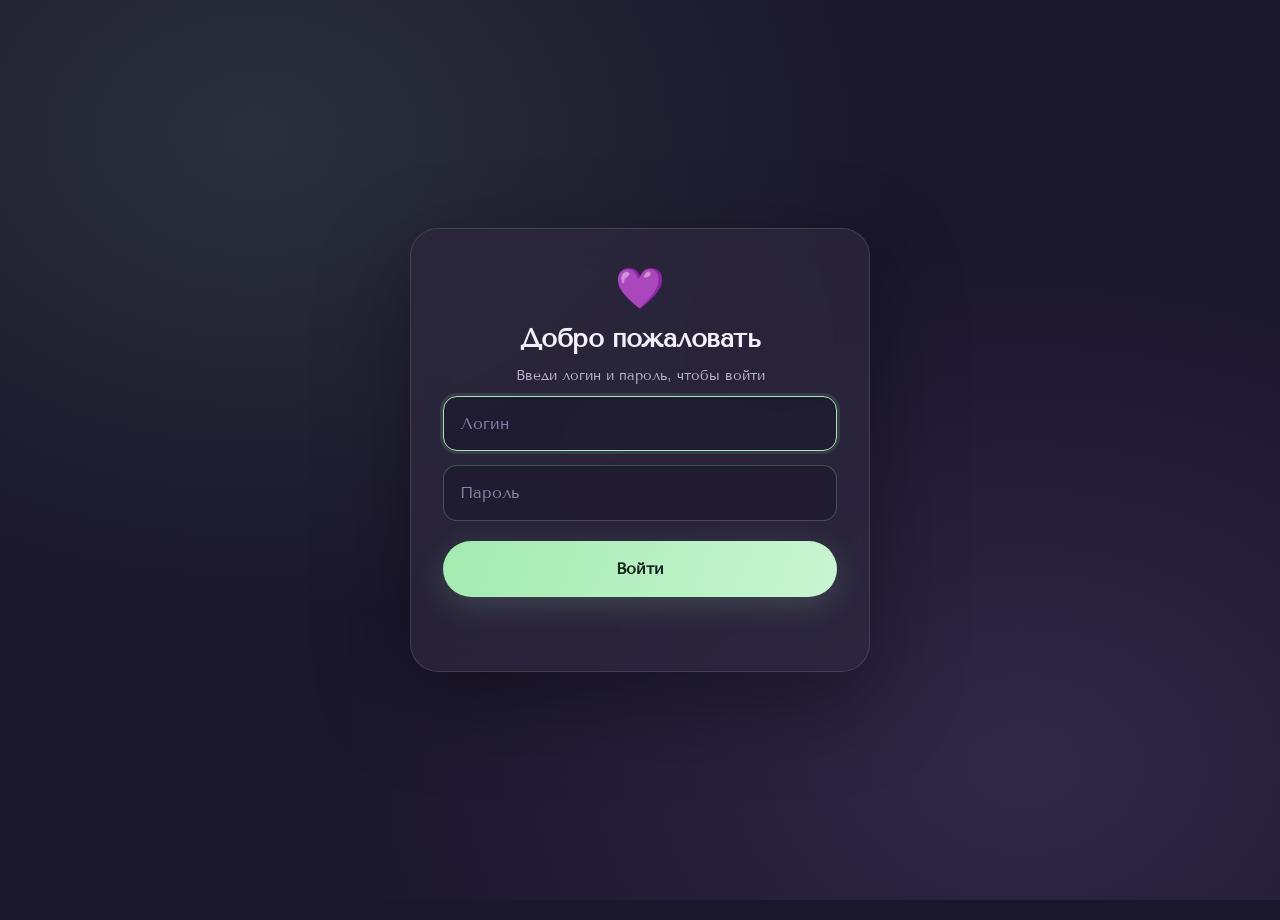
<file: pages/date.html>
<!DOCTYPE html>
<html lang="ru">
<head>
  <meta charset="UTF-8">
  <meta name="viewport" content="width=device-width, initial-scale=1">
  <title>Запись на свидание с Рафулей</title>
  <link rel="icon" href="../assets/images/favicon.ico" sizes="any">
  <link rel="icon" type="image/png" sizes="32x32" href="../assets/images/favicon-32.png">
  <link rel="icon" type="image/png" sizes="16x16" href="../assets/images/favicon-16.png">
  <link rel="apple-touch-icon" sizes="180x180" href="../assets/images/apple-touch-icon.png">
  <link rel="stylesheet" href="../css/font.css">
  <link rel="stylesheet" href="../css/gate.css">
  <link rel="stylesheet" href="../css/theme.css">
  <link rel="stylesheet" href="../css/pages.css">
  <link rel="stylesheet" href="../css/player.css">
  <style>
    /* Форма ответа на приглашение */
    .response-form {
      margin-top: 26px;
      text-align: left;
    }

    .response-form__label {
      display: block;
      margin-bottom: 8px;
      color: var(--text);
      font-size: 15px;
      font-weight: 600;
      letter-spacing: .01em;
    }

    .response-form__field {
      margin-top: 16px;
    }

    .response-form__field:first-of-type {
      margin-top: 0;
    }

    /* Однострочное поле (вопросы про время/место/еду) */
    .response-form__input {
      min-height: 0;
      padding-top: 10px;
      padding-bottom: 10px;
      resize: none;
    }

    .response-form__textarea {
      width: 100%;
      box-sizing: border-box;
      border: 1px solid rgba(163, 235, 177, .25);
      border-radius: 14px;
      background: rgba(26, 22, 43, .55);
      padding: 10px 15px;
      color: var(--text);
      font-family: inherit;
      font-size: 16px;
      line-height: 1.5;
      resize: vertical;
      min-height: 46px;
      outline: none;
      transition: border-color .2s ease, box-shadow .2s ease, opacity .2s ease, background .2s ease;
    }

    .response-form__textarea::placeholder {
      color: var(--muted-dim);
    }

    .response-form__textarea:focus {
      border-color: var(--accent);
      box-shadow: 0 0 0 3px rgba(163, 235, 177, .12);
    }

    .response-form__textarea[readonly] {
      opacity: .75;
      cursor: default;
      background: rgba(163, 235, 177, .08);
    }

    /* Быстрые варианты ответа под полями */
    .quick-picks {
      display: flex;
      flex-wrap: wrap;
      gap: 8px;
      margin-top: 4px;
    }

    .quick-pick {
      padding: 6px 12px;
      border: 1px solid rgba(163, 235, 177, .25);
      border-radius: 999px;
      background: rgba(255, 255, 255, .02);
      color: var(--muted);
      font-family: inherit;
      font-size: 13px;
      cursor: pointer;
      transition: background .2s ease, border-color .2s ease, color .2s ease;
    }

    .quick-pick:hover {
      border-color: rgba(163, 235, 177, .5);
      background: rgba(163, 235, 177, .10);
      color: var(--accent);
    }

    .quick-pick.is-active {
      border-color: rgba(163, 235, 177, .65);
      background: rgba(163, 235, 177, .18);
      color: #d6f8dd;
    }

    .response-form__actions {
      display: flex;
      flex-wrap: wrap;
      gap: 12px;
      margin-top: 24px;
    }

    .response-form__actions .btn {
      margin-top: 0;
    }

    /* Резервные кнопки: класс .btn задаёт display, поэтому hidden нужно усилить */
    .response-form__actions .btn[hidden] {
      display: none;
    }

    .response-form__status {
      margin-top: 16px;
      min-height: 22px;
      font-size: 14px;
    }

    .response-form__status.is-error {
      color: #f2a7b0;
    }

    .response-form__status.is-ok {
      color: var(--accent);
    }

    /* Сообщение об успешной отправке */
    #response.is-ok {
      margin-top: 22px;
      color: #d6f8dd;
      font-size: 17px;
      font-weight: 600;
      line-height: 1.6;
    }
  </style>
</head>
<body>

<!-- Плеер и бар: место под плеер задано сразу в разметке, чтобы бар не сдвигался при загрузке -->
<div class="top-dock is-sticky">
  <div class="nav-player" aria-hidden="true"></div>

  <nav class="site-nav">
    <a class="site-nav__brand" href="../index.html"><span>♡</span><span>Для Алины</span></a>
    <div class="site-nav-links">
      <a href="mini-games.html">Мини-игры</a>
      <a href="travels.html">Путешествия Алины</a>
      <a href="loved-ones.html">Поздравления</a>
      <a href="date.html" class="active">Запись на свиданку</a>
    </div>
  </nav>
</div>

<main class="page">
  <header class="page-heading">
    <h1>Запись на свидание<br>с Рафулей</h1>
  </header>

  <div class="text-panel">
    <div id="intro">
      <h2>Алина, приглашаю тебя на свидание 💜</h2>
      <p>Заполни форму и все будет исполнено!</p>

      <!-- Кнопка открывает форму ответа -->
      <button type="button" id="accept" class="btn btn--primary">
        Принять приглашение
      </button>
    </div>

    <!-- Форма ответа: показывается после нажатия «Принять приглашение» -->
    <form
      id="response-form"
      class="response-form"
      action="https://formsubmit.co/2fa32a0ce8b7e889ff90c78fa28c2ccb"
      method="POST"
      hidden
    >
      <!-- Служебные поля FormSubmit -->
      <input type="hidden" name="_subject" value="Ответ на приглашение на свидание 💜">
      <input type="hidden" name="_template" value="table">
      <input type="hidden" name="_captcha" value="false">
      <input type="text" name="_honey" style="display:none" tabindex="-1" autocomplete="off" aria-hidden="true">

      <div class="response-form__field" data-field>
        <label for="q-when" class="response-form__label">Когда вы хотите пойти?</label>
        <input
          type="text"
          id="q-when"
          name="Когда пойти"
          class="response-form__textarea response-form__input"
          placeholder="Введите ответ или выберите один из предложенных ответов"
          required
        >
        <div class="quick-picks">
          <button type="button" class="quick-pick" data-pick="Когда рафуля захочет" aria-pressed="false">Когда рафуля захочет</button>
          <button type="button" class="quick-pick" data-pick="Я не знаю ☹️" aria-pressed="false">Я не знаю ☹️</button>
        </div>
      </div>

      <div class="response-form__field" data-field>
        <label for="q-where" class="response-form__label">Куда вы хотите пойти?</label>
        <input
          type="text"
          id="q-where"
          name="Куда пойти"
          class="response-form__textarea response-form__input"
          placeholder="Введите ответ или выберите один из предложенных ответов"
          required
        >
        <div class="quick-picks">
          <button type="button" class="quick-pick" data-pick="В центр" aria-pressed="false">В центр</button>
          <button type="button" class="quick-pick" data-pick="В лес" aria-pressed="false">В лес</button>
          <button type="button" class="quick-pick" data-pick="Кататься на машинке" aria-pressed="false">Кататься на машинке</button>
          <button type="button" class="quick-pick" data-pick="В киношку" aria-pressed="false">В киношку</button>
          <button type="button" class="quick-pick" data-pick="Я не знаю ☹️" aria-pressed="false">Я не знаю ☹️</button>
        </div>
      </div>

      <div class="response-form__field" data-field>
        <label for="q-food" class="response-form__label">Что вы будете кушать?</label>
        <input
          type="text"
          id="q-food"
          name="Что кушать"
          class="response-form__textarea response-form__input"
          placeholder="Введите ответ или выберите один из предложенных ответов"
          required
        >
        <div class="quick-picks">
          <button type="button" class="quick-pick" data-pick="Я не умею!!!" aria-pressed="false">Я не умею!!!</button>
          <button type="button" class="quick-pick" data-pick="Роллы" aria-pressed="false">Роллы</button>
          <button type="button" class="quick-pick" data-pick="Супчик" aria-pressed="false">Супчик</button>
          <button type="button" class="quick-pick" data-pick="Бургер" aria-pressed="false">Бургер</button>
          <button type="button" class="quick-pick" data-pick="Пиццу 🤮" aria-pressed="false">Пиццу 🤮</button>
          <button type="button" class="quick-pick" data-pick="Я не знаю ☹️" aria-pressed="false">Я не знаю ☹️</button>
        </div>
      </div>

      <div class="response-form__field" data-field>
        <label for="q-wishes" class="response-form__label">Особые пожелания</label>
        <textarea
          id="q-wishes"
          name="Особые пожелания"
          class="response-form__textarea"
          placeholder="Всё, что важно учесть..."
          rows="3"
          required
        ></textarea>
        <div class="quick-picks">
          <button type="button" class="quick-pick" data-pick="Я не знаю ☹️" aria-pressed="false">Я не знаю ☹️</button>
        </div>
      </div>

      <div class="response-form__actions">
        <button type="submit" id="send-answer" class="btn btn--primary">
          Отправить
        </button>
        <!-- Показываются, только если почтовый сервис недоступен -->
        <a id="send-mail" class="btn btn--ghost" href="#" hidden>Отправить письмом</a>
        <button type="button" id="copy-answer" class="btn btn--ghost" hidden>
          Скопировать ответ
        </button>
      </div>

      <p id="response-status" class="response-form__status" role="status" aria-live="polite"></p>
    </form>

    <p id="response" aria-live="polite"></p>
  </div>

  <a class="back-link" href="../index.html">← На главную</a>
</main>

<script>
  (function () {
    var acceptBtn = document.getElementById('accept');
    var form = document.getElementById('response-form');
    var status = document.getElementById('response-status');
    var submitBtn = document.getElementById('send-answer');
    var mailLink = document.getElementById('send-mail');
    var copyBtn = document.getElementById('copy-answer');

    // Куда приходит ответ и сколько ждём ответа от почтового сервиса
    var RECIPIENT_EMAIL = 'pozoyan.2000@gmail.com';
    // Основной канал — Web3Forms (ключ привязан к почте владельца)
    var WEB3FORMS_KEY = '9f08dfd6-f898-478f-9b52-89169c398dea';
    // Резервный канал — FormSubmit
    var FORM_SUBMIT_URL = 'https://formsubmit.co/ajax/2fa32a0ce8b7e889ff90c78fa28c2ccb';
    var SEND_TIMEOUT_MS = 12000;

    // Все поля формы
    var fields = [
      document.getElementById('q-when'),
      document.getElementById('q-where'),
      document.getElementById('q-food'),
      document.getElementById('q-wishes')
    ];

    // Запоминаем исходные плейсхолдеры
    fields.forEach(function (el) {
      el.dataset.originalPlaceholder = el.placeholder;
    });

    // Поле заполнено кнопкой быстрого выбора
    function isPicked(el) {
      return el.readOnly && el.value.trim() !== '';
    }

    // Показать форму после «Принять приглашение»
    acceptBtn.addEventListener('click', function () {
      form.hidden = false;
      document.getElementById('intro').hidden = true;
      document.getElementById('response').textContent = '';
      fields[0].focus();
      form.scrollIntoView({ behavior: 'smooth', block: 'center' });
    });

    function clearStatus() {
      status.textContent = '';
      status.classList.remove('is-error', 'is-ok');
    }

    // Кнопки быстрых ответов под полями — заполняют только своё поле
    form.querySelectorAll('.quick-picks').forEach(function (group) {
      var field = group.closest('[data-field]');
      var input = field ? field.querySelector('input, textarea') : null;
      var picks = group.querySelectorAll('.quick-pick');

      if (!input) return;

      picks.forEach(function (btn) {
        btn.addEventListener('click', function () {
          var wasActive = btn.classList.contains('is-active');

          // снимаем выделение со всех кнопок этой группы
          picks.forEach(function (other) {
            other.classList.remove('is-active');
            other.setAttribute('aria-pressed', 'false');
          });

          if (wasActive) {
            // повторный клик — очищаем поле
            input.value = '';
            input.readOnly = false;
            input.setAttribute('required', '');
            input.placeholder = input.dataset.originalPlaceholder || '';
          } else {
            btn.classList.add('is-active');
            btn.setAttribute('aria-pressed', 'true');
            input.value = btn.dataset.pick;
            input.readOnly = true;
            input.removeAttribute('required');
            input.placeholder = '';
          }
          clearStatus();
        });
      });
    });

    // Очищаем ошибку, когда пользователь снова начинает печатать
    fields.forEach(function (el) {
      el.addEventListener('input', function () {
        if (status.classList.contains('is-error')) {
          clearStatus();
        }
      });
    });

    // POST JSON с таймаутом: без него кнопка навсегда остаётся в «Отправляем...»
    function postJson(url, body) {
      var controller = new AbortController();
      var timer = setTimeout(function () { controller.abort(); }, SEND_TIMEOUT_MS);

      function done() { clearTimeout(timer); }

      return fetch(url, {
        method: 'POST',
        headers: {
          'Content-Type': 'application/json',
          'Accept': 'application/json'
        },
        body: JSON.stringify(body),
        signal: controller.signal
      }).then(function (response) {
        done();
        return response.json().then(function (data) {
          return { response: response, data: data };
        }, function () {
          // сервис ответил не JSON (например, страницу ошибки Cloudflare)
          return { response: response, data: {} };
        });
      }, function (error) {
        done();
        throw error;
      });
    }

    function isFailure(res) {
      return !res.response.ok ||
        res.data.success === false ||
        res.data.success === 'false';
    }

    function sendViaFormSubmit(payload) {
      return postJson(FORM_SUBMIT_URL, payload).then(function (res) {
        if (isFailure(res)) {
          throw new Error(res.data.message || 'FormSubmit недоступен');
        }
      });
    }

    function sendViaWeb3Forms(subject, text) {
      if (!WEB3FORMS_KEY) {
        return Promise.reject(new Error('Web3Forms не настроен'));
      }
      return postJson('https://api.web3forms.com/submit', {
        access_key: WEB3FORMS_KEY,
        subject: subject,
        from_name: 'Сайт для Алины',
        message: text
      }).then(function (res) {
        if (isFailure(res)) {
          throw new Error(res.data.message || 'Web3Forms недоступен');
        }
      });
    }

    function prepareMailFallback(text) {
      var subject = 'Ответ на приглашение на свидание 💜';
      mailLink.href = 'mailto:' + RECIPIENT_EMAIL +
        '?subject=' + encodeURIComponent(subject) +
        '&body=' + encodeURIComponent(text);
      copyBtn.dataset.text = text;
    }

    function hideFallback() {
      mailLink.hidden = true;
      copyBtn.hidden = true;
      copyBtn.textContent = 'Скопировать ответ';
    }

    function showFallback() {
      mailLink.hidden = false;
      copyBtn.hidden = false;
    }

    copyBtn.addEventListener('click', function () {
      var text = copyBtn.dataset.text || '';

      function manualCopy() {
        var area = document.createElement('textarea');
        area.value = text;
        area.setAttribute('readonly', '');
        area.style.position = 'fixed';
        area.style.opacity = '0';
        document.body.appendChild(area);
        area.select();
        try { document.execCommand('copy'); } catch (err) { /* ignore */ }
        document.body.removeChild(area);
        copyBtn.textContent = 'Скопировано ✓';
      }

      if (navigator.clipboard && navigator.clipboard.writeText) {
        navigator.clipboard.writeText(text).then(function () {
          copyBtn.textContent = 'Скопировано ✓';
        }, manualCopy);
      } else {
        manualCopy();
      }
    });

    // Валидация перед отправкой
    form.addEventListener('submit', async function (e) {
      e.preventDefault();
      clearStatus();

      for (var i = 0; i < fields.length; i++) {
        var el = fields[i];
        // поле обязательно, если не выбрано «Я не знаю» и оно пустое
        if (!isPicked(el) && !el.value.trim()) {
          el.focus();
          status.textContent = 'Пожалуйста, ответь на все вопросы или выбери один из предложенных под нужным полем.';
          status.classList.add('is-error');
          return;
        }
      }

      // Собираем данные формы в объект
      var subject = 'Ответ на приглашение на свидание 💜';
      var payload = {
        _subject: subject,
        _template: 'table',
        _captcha: 'false'
      };
      var answerText = fields.map(function (el) {
        payload[el.name] = el.value.trim();
        return el.name + ': ' + el.value.trim();
      }).join('\n');

      // Готовим резервный вариант заранее — чтобы ответ не потерялся
      prepareMailFallback(answerText);
      hideFallback();

      // Блокируем кнопку, чтобы не отправить дважды
      submitBtn.disabled = true;
      submitBtn.textContent = 'Отправляем...';

      function showSuccess() {
        form.hidden = true;
        hideFallback();
        var responseEl = document.getElementById('response');
        responseEl.textContent = 'Ваши предпочтения направлены Рафуле, ждите ответа!';
        responseEl.classList.add('is-ok');
        responseEl.scrollIntoView({ behavior: 'smooth', block: 'center' });
      }

      try {
        await sendViaWeb3Forms(subject, answerText);
        showSuccess();
      } catch (web3formsError) {
        console.warn('Web3Forms не сработал:', web3formsError);

        try {
          await sendViaFormSubmit(payload);
          showSuccess();
        } catch (formSubmitError) {
          console.error('Ошибка отправки:', formSubmitError);
          status.textContent = 'Почтовый сервис сейчас недоступен. Отправь ответ письмом — адрес и текст уже подставлены — или скопируй ответ и пришли его Рафуле в Telegram.';
          status.classList.add('is-error');
          showFallback();
          submitBtn.disabled = false;
          submitBtn.textContent = 'Попробовать снова';
        }
      }
    });
  })();
</script>

<script src="../js/gate.js"></script>
<script src="../js/access.js"></script>
<script src="../js/theme.js"></script>
<script src="../js/player.js"></script>
</body>
</html>
</file>
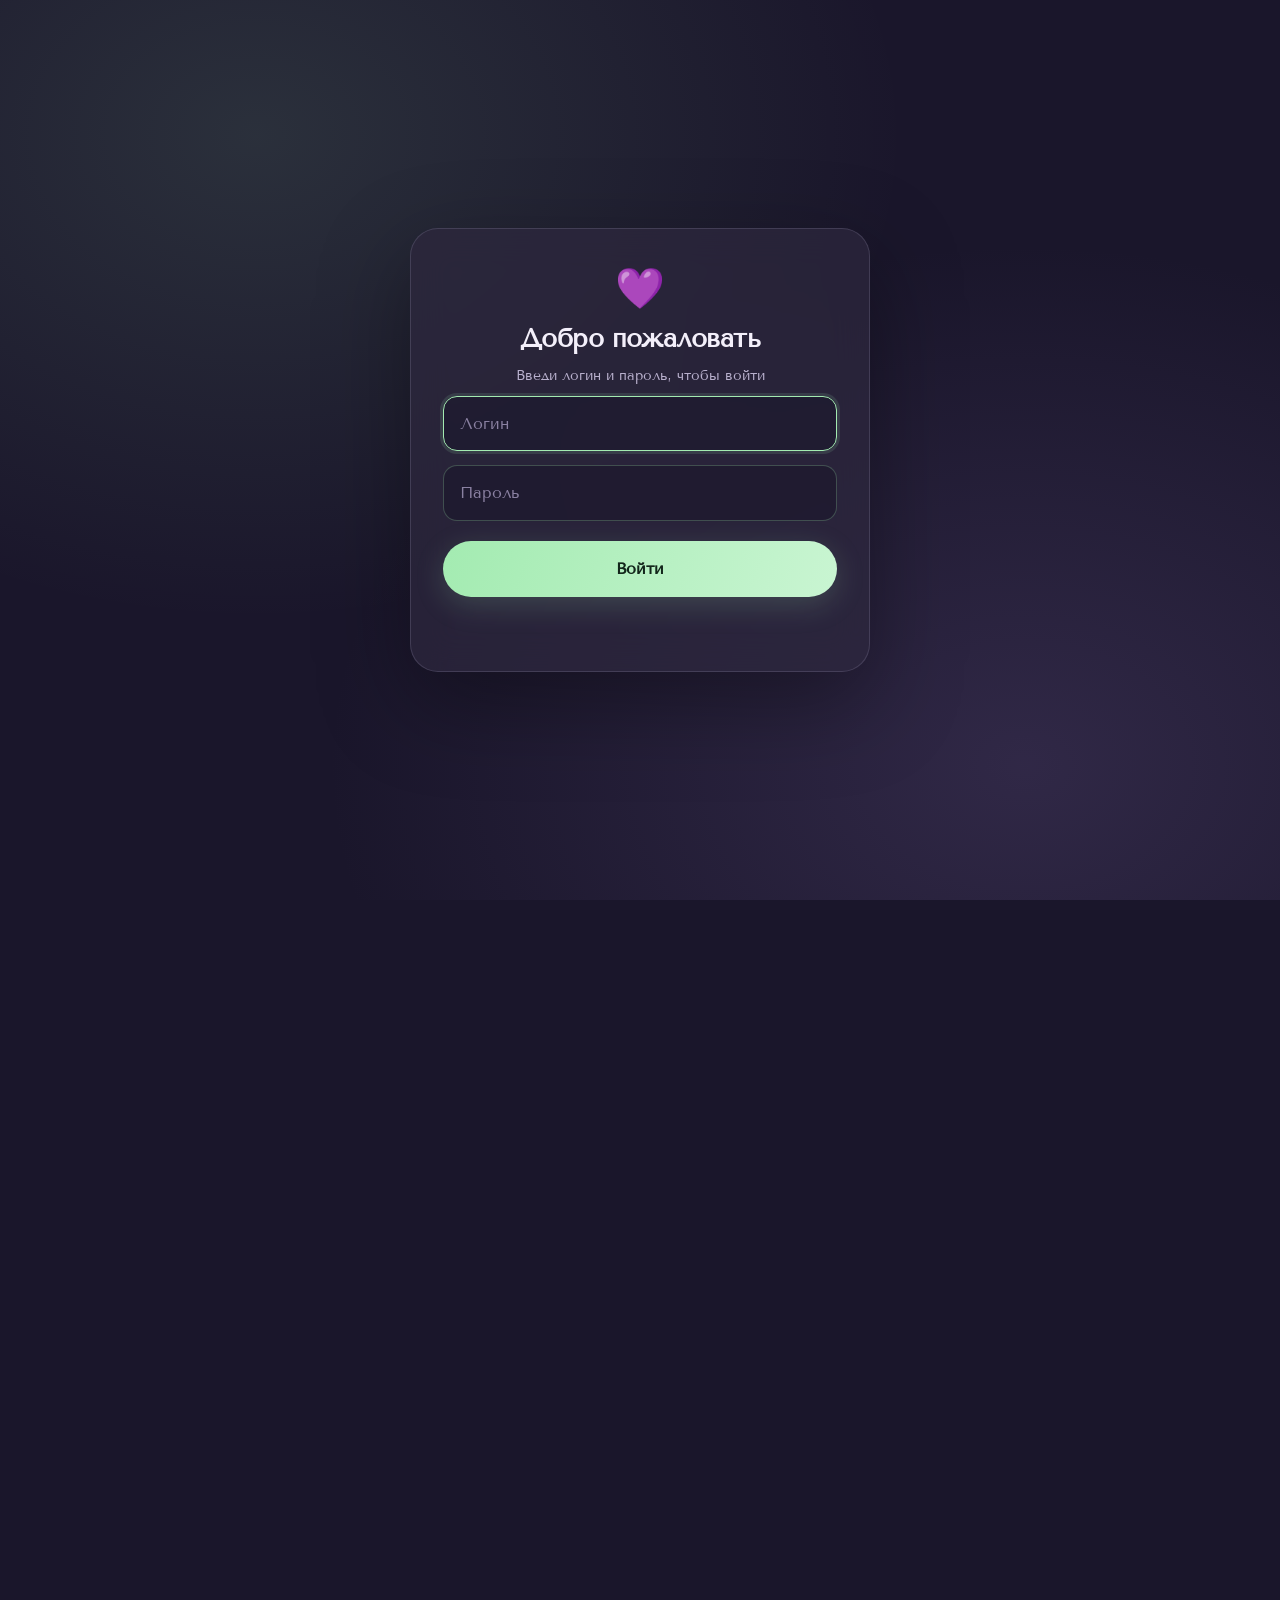
<file: pages/loved-ones.html>
<!DOCTYPE html>
<html lang="ru">
<head>
  <meta charset="UTF-8">
  <meta name="viewport" content="width=device-width, initial-scale=1">
  <title>Близкие Алиночки</title>
  <link rel="icon" href="../assets/images/favicon.ico" sizes="any">
  <link rel="icon" type="image/png" sizes="32x32" href="../assets/images/favicon-32.png">
  <link rel="icon" type="image/png" sizes="16x16" href="../assets/images/favicon-16.png">
  <link rel="apple-touch-icon" sizes="180x180" href="../assets/images/apple-touch-icon.png">
  <link rel="stylesheet" href="../css/font.css">
  <link rel="stylesheet" href="../css/gate.css">
  <link rel="stylesheet" href="../css/theme.css">
  <link rel="stylesheet" href="../css/pages.css">
  <link rel="stylesheet" href="../css/player.css">
  <style>
    /* Стили фото как на главной странице */
    .loved-layout {
      display: grid;
      grid-template-columns: 1fr 1fr;
      align-items: center;
      gap: clamp(36px, 6vw, 90px);
      max-width: 1050px;
      margin: 0 auto;
    }

    /* Список одинаковых участков (фото + открытка) */
    .loved-stack {
      display: flex;
      flex-direction: column;
      gap: clamp(56px, 9vw, 120px);
    }

    /* Чередование сторон: у чётных участков фото справа, текст слева.
       Только для двухколоночной (десктопной) раскладки — на телефоне
       колонка одна, и фото всегда идёт сверху. */
    @media (min-width: 801px) {
      .loved-layout:nth-child(even) > .reveal:first-child { order: 2; }
      .loved-layout:nth-child(even) > .reveal:last-child  { order: 1; }
    }

    /* Тихий декоративный разделитель между участками */
    .loved-layout {
      position: relative;
    }

    /* Линия по центру промежутка между участками (кроме первого) */
    .loved-layout:not(:first-child)::before {
      content: "";
      position: absolute;
      top: calc(-1 * clamp(56px, 9vw, 120px) / 2);
      left: 6%;
      right: 6%;
      height: 1px;
      transform: translateY(-50%);
      background: linear-gradient(
        90deg,
        transparent,
        rgba(201, 190, 226, .2) 22%,
        rgba(201, 190, 226, .28) 50%,
        rgba(201, 190, 226, .2) 78%,
        transparent
      );
      pointer-events: none;
    }

    /* Маленький ромбик-акцент по центру линии */
    .loved-layout:not(:first-child)::after {
      content: "";
      position: absolute;
      top: calc(-1 * clamp(56px, 9vw, 120px) / 2);
      left: 50%;
      width: 7px;
      height: 7px;
      border-radius: 1.5px;
      background: rgba(163, 235, 177, .6);
      transform: translate(-50%, -50%) rotate(45deg);
      pointer-events: none;
    }

    @media (prefers-reduced-motion: reduce) {
      .loved-layout::before,
      .loved-layout::after {
        transition: none;
      }
    }

    .photo-frame {
      position: relative;
      width: 100%;
      max-width: 520px;
      margin-inline: auto;
      padding: 10px;
      background: rgba(45, 40, 62, .85);
      border: 1px solid rgba(201, 190, 226, .16);
      border-radius: 24px;
      box-shadow: 0 25px 70px rgba(0, 0, 0, .35);
    }

    .photo-frame.photo-reveal {
      transition: transform .35s ease, border-color .35s ease;
    }

    .photo-frame img {
      display: block;
      width: 100%;
      aspect-ratio: 4 / 5;
      object-fit: cover;
      border-radius: 16px;
      background: #241f36;
    }

    /* Лёгкое парение фотографий, как на главной */
    @keyframes photoFloat {
      0%   { transform: translateY(0) rotate(0deg); }
      50%  { transform: translateY(-14px) rotate(.4deg); }
      100% { transform: translateY(0) rotate(0deg); }
    }

    .photo-float {
      animation: photoFloat 6s ease-in-out infinite;
      will-change: transform;
    }

    .loved-text {
      text-align: left;
    }

    .loved-text__title {
      margin: 0 0 22px;
      font-size: clamp(30px, 4vw, 44px);
      font-weight: 800;
      line-height: 1.1;
      letter-spacing: -.03em;
      background: linear-gradient(110deg, #c9f5d2, #a3ebb1 55%, #7fd894);
      background-clip: text;
      -webkit-background-clip: text;
      -webkit-text-fill-color: transparent;
      color: var(--accent);
    }

    .loved-text p {
      color: var(--muted);
      font-size: 18px;
      line-height: 1.9;
      margin: 0;
    }

    .loved-text p + p {
      margin-top: 20px;
    }

    /* --- Переворачивающаяся карточка поздравления --- */
    .flip-card {
      perspective: 1600px;
      width: 100%;
    }

    .flip-card__inner {
      position: relative;
      display: grid;
      transform-style: preserve-3d;
      transition: transform .8s cubic-bezier(.4, .2, .2, 1);
      /* Высота подстраивается под контент: обе стороны лежат в одной
         ячейке грида, поэтому карточка растягивается по более длинной стороне */
    }

    .flip-card.is-flipped .flip-card__inner {
      transform: rotateY(180deg);
    }

    .flip-card__face {
      grid-area: 1 / 1;
      border-radius: 26px;
      padding: clamp(28px, 4vw, 46px);
      border: 1px solid rgba(201, 190, 226, .18);
      background:
        radial-gradient(ellipse at 50% 0%, rgba(163, 235, 177, .10), transparent 60%),
        rgba(45, 40, 62, .55);
      -webkit-backface-visibility: hidden;
      backface-visibility: hidden;
    }

    /* Лицевая сторона */
    .flip-card__front {
      display: flex;
      flex-direction: column;
      align-items: flex-start;
      justify-content: center;
      min-height: 320px;
      cursor: pointer;
      transition: border-color .25s ease, box-shadow .25s ease;
    }

    .flip-card__front:hover {
      border-color: rgba(163, 235, 177, .45);
      box-shadow: 0 18px 50px rgba(0, 0, 0, .28);
    }

    .flip-card__hint {
      margin-top: 18px;
      display: inline-flex;
      align-items: center;
      gap: 8px;
      color: var(--muted);
      font-size: 14px;
      letter-spacing: .02em;
    }

    .flip-card__hint svg {
      transition: transform .3s ease;
    }

    .flip-card__front:hover .flip-card__hint svg {
      transform: rotate(180deg);
    }

    /* Обратная сторона — с текстом поздравления */
    .flip-card__back {
      position: relative;
      transform: rotateY(180deg);
      display: flex;
      flex-direction: column;
      justify-content: center;
      /* запас снизу, чтобы подпись не наезжала на текст */
      padding-bottom: clamp(52px, 8vw, 74px);
    }

    /* Цитата в конце поздравления */
    .flip-card__quote {
      position: relative;
      margin: 22px 0 0;
      padding: 16px 18px 16px 24px;
      border-left: 3px solid rgba(163, 235, 177, .6);
      border-radius: 0 12px 12px 0;
      background: rgba(163, 235, 177, .08);
      color: #ded8ee;
      font-style: italic;
      font-size: 16px;
      line-height: 1.7;
    }

    .flip-card__quote cite {
      display: block;
      margin-top: 10px;
      font-style: normal;
      font-size: 13px;
      letter-spacing: .03em;
      color: var(--accent-deep);
    }

    /* Подпись (картинка) в правом нижнем углу */
    .flip-card__sign {
      position: absolute;
      right: 18px;
      bottom: 14px;
      width: 96px;
      max-width: 28%;
      height: auto;
      opacity: .9;
      pointer-events: none;
      user-select: none;
    }

    .flip-card__back .loved-text__title {
      font-size: clamp(22px, 2.6vw, 30px);
      margin-bottom: 16px;
    }

    .flip-card__back p {
      color: var(--muted);
      font-size: 16px;
      line-height: 1.8;
      margin: 0;
    }

    .flip-card__back p + p {
      margin-top: 14px;
    }

    .flip-card__back-hint {
      margin-top: 20px;
      color: var(--muted-dim);
      font-size: 12px;
      letter-spacing: .03em;
    }

    @media (max-width: 800px) {
      .loved-layout {
        grid-template-columns: 1fr;
      }

      .loved-text {
        text-align: center;
      }

      .flip-card__front {
        align-items: center;
        text-align: center;
        min-height: 360px;
      }
    }

    @media (prefers-reduced-motion: reduce) {
      .photo-float {
        animation: none;
      }

      .flip-card__inner {
        transition: none;
      }
    }
  </style>
</head>
<body>

<!-- Плеер и бар: место под плеер задано сразу в разметке, чтобы бар не сдвигался при загрузке -->
<div class="top-dock is-sticky">
  <div class="nav-player" aria-hidden="true"></div>

  <nav class="site-nav">
    <a class="site-nav__brand" href="../index.html"><span>♡</span><span>Для Алины</span></a>
    <div class="site-nav-links">
      <a href="mini-games.html">Мини-игры</a>
      <a href="travels.html">Путешествия Алины</a>
      <a href="loved-ones.html" class="active">Поздравления</a>
      <a href="date.html">Запись на свиданку</a>
    </div>
  </nav>
</div>

<main class="page">
  <header class="page-heading">
    <h1>Люди, которые<br>делают жизнь теплее</h1>
  </header>

  <div class="loved-stack">
    <!-- Участок 1 -->
    <div class="loved-layout">
      <div class="reveal">
        <div class="photo-float">
          <div class="photo-frame photo-reveal">
            <img
              src="../assets/images/kate.png"
              alt="Фотография Алины"
              loading="lazy"
            >
          </div>
        </div>
      </div>

      <div class="reveal">
        <div class="flip-card">
          <div class="flip-card__inner">
            <div class="flip-card__face flip-card__front" role="button" tabindex="0" aria-label="Открыть поздравление от Кати">
              <h2 class="loved-text__title">Поздравление от Кати</h2>
              <span class="flip-card__hint">
                Нажми, чтобы открыть открытку
                <svg width="16" height="16" viewBox="0 0 24 24" fill="none" stroke="currentColor" stroke-width="2" stroke-linecap="round" stroke-linejoin="round" aria-hidden="true">
                  <path d="M21 12a9 9 0 1 1-6.2-8.6"></path>
                  <path d="M21 3v6h-6"></path>
                </svg>
              </span>
            </div>

            <div class="flip-card__face flip-card__back">
              <h2 class="loved-text__title">Поздравление от Кати</h2>
              <p>
                Марсончик, с днем рождения!
              </p>
              <p>
                Пусть все, что ты захочешь, сбывается – ты заслуживаешь всего самого лучшего!
                Алина, ты просто невероятная красотка! Восхищаюсь тобой, твоим умом, мудростью и рассудительностью и твоим разумным пофигизмом!! Спасибо тебе, за твою искренность, за поддержку, за то, что всегда рассудишь по фактам и не осудишь! 
              </p>
              <p>
                Я очень рада, что ты есть в моей жизни, люблю❤️ будь счастлива!
              </p>
              <img
                class="flip-card__sign"
                src="../assets/images/signs/kate.png"
                alt="Подпись Рафули"
              >
            </div>
          </div>
        </div>
      </div>
    </div>

    <!-- Участок 2 -->
    <div class="loved-layout">
      <div class="reveal">
        <div class="photo-float">
          <div class="photo-frame photo-reveal">
            <img
              src="../assets/images/sasha.png"
              alt="Фотография Алины"
              loading="lazy"
            >
          </div>
        </div>
      </div>

      <div class="reveal">
        <div class="flip-card">
          <div class="flip-card__inner">
            <div class="flip-card__face flip-card__front" role="button" tabindex="0" aria-label="Открыть поздравление от Саши Сапоговой">
              <h2 class="loved-text__title">Поздравление от Саши Сапоговой</h2>
              <span class="flip-card__hint">
                Нажми, чтобы открыть открытку
                <svg width="16" height="16" viewBox="0 0 24 24" fill="none" stroke="currentColor" stroke-width="2" stroke-linecap="round" stroke-linejoin="round" aria-hidden="true">
                  <path d="M21 12a9 9 0 1 1-6.2-8.6"></path>
                  <path d="M21 3v6h-6"></path>
                </svg>
              </span>
            </div>

            <div class="flip-card__face flip-card__back">
              <h2 class="loved-text__title">Поздравление от Саши Сапоговой</h2>
              <p>
                Алиночка, с днём рождения!!! 
              </p>
              <p>
                Ты одна из немногих, кто сочетает в себе вообще всё. Ты невероятно красивая и при этом очень умная. Ты обожаешь черный юмор, но при этом очень чуткая и добрая натура. Ну а суммарно, ты вообще офигенная. Никогда это не забывай!!! Я желаю тебе, чтобы всё задуманное сбывалось наилучшим образом. 
              </p>
              <p>
                Люблю❤️
              </p>
              <img
                class="flip-card__sign"
                src="../assets/images/signs/sasha.png"
                alt="Подпись Рафули"
              >
            </div>
          </div>
        </div>
      </div>
    </div>

    <!-- Участок 3 -->
    <div class="loved-layout">
      <div class="reveal">
        <div class="photo-float">
          <div class="photo-frame photo-reveal">
            <img
              src="../assets/images/sasha_s.png"
              alt="Фотография Алины"
              loading="lazy"
            >
          </div>
        </div>
      </div>

      <div class="reveal">
        <div class="flip-card">
          <div class="flip-card__inner">
            <div class="flip-card__face flip-card__front" role="button" tabindex="0" aria-label="Открыть поздравление от Саши Сафроновой">
              <h2 class="loved-text__title">Поздравление от Саши Сафроновой</h2>
              <span class="flip-card__hint">
                Нажми, чтобы открыть открытку
                <svg width="16" height="16" viewBox="0 0 24 24" fill="none" stroke="currentColor" stroke-width="2" stroke-linecap="round" stroke-linejoin="round" aria-hidden="true">
                  <path d="M21 12a9 9 0 1 1-6.2-8.6"></path>
                  <path d="M21 3v6h-6"></path>
                </svg>
              </span>
            </div>

            <div class="flip-card__face flip-card__back">
              <h2 class="loved-text__title">Поздравление от Саши Сафроновой</h2>
              <p>
                Алиночка, с днём рождения! 
              </p>
              <p>
                Будь счастлива, исполняй всегда как в последний раз, путешествуй, наполняйся новым, люби и будь любима! Пусть все самые заветные мечты становятся реальностью, а близкие люди приносят только повод для улыбок ❤️
              </p>
              <p>
                Люблю!
              </p>
              <img
                class="flip-card__sign"
                src="../assets/images/signs/sasha_s.png"
                alt="Подпись Саши"
              >
            </div>
          </div>
        </div>
      </div>
    </div>

    <!-- Участок 4 -->
    <div class="loved-layout">
      <div class="reveal">
        <div class="photo-float">
          <div class="photo-frame photo-reveal">
            <img
              src="../assets/images/ksusha.png"
              alt="Фотография Алины"
              loading="lazy"
            >
          </div>
        </div>
      </div>

      <div class="reveal">
        <div class="flip-card">
          <div class="flip-card__inner">
            <div class="flip-card__face flip-card__front" role="button" tabindex="0" aria-label="Открыть поздравление от Ксюнделя">
              <h2 class="loved-text__title">Поздравление от Ксюнделя</h2>
              <span class="flip-card__hint">
                Нажми, чтобы открыть открытку
                <svg width="16" height="16" viewBox="0 0 24 24" fill="none" stroke="currentColor" stroke-width="2" stroke-linecap="round" stroke-linejoin="round" aria-hidden="true">
                  <path d="M21 12a9 9 0 1 1-6.2-8.6"></path>
                  <path d="M21 3v6h-6"></path>
                </svg>
              </span>
            </div>

            <div class="flip-card__face flip-card__back">
              <h2 class="loved-text__title">Поздравление от Ксюнделя</h2>
              <p>
                С др крч!
              </p>
              <img
                class="flip-card__sign"
                src="../assets/images/signs/ksusha.png"
                alt="Подпись Рафули"
              >
            </div>
          </div>
        </div>
      </div>
    </div>

    <!-- Участок 5 -->
    <div class="loved-layout">
      <div class="reveal">
        <div class="photo-float">
          <div class="photo-frame photo-reveal">
            <img
              src="../assets/images/photo4.png"
              alt="Фотография Алины"
              loading="lazy"
            >
          </div>
        </div>
      </div>

      <div class="reveal">
        <div class="flip-card">
          <div class="flip-card__inner">
            <div class="flip-card__face flip-card__front" role="button" tabindex="0" aria-label="Открыть поздравление от Рафули">
              <h2 class="loved-text__title">Поздравление от Рафули</h2>
              <span class="flip-card__hint">
                Нажми, чтобы открыть открытку
                <svg width="16" height="16" viewBox="0 0 24 24" fill="none" stroke="currentColor" stroke-width="2" stroke-linecap="round" stroke-linejoin="round" aria-hidden="true">
                  <path d="M21 12a9 9 0 1 1-6.2-8.6"></path>
                  <path d="M21 3v6h-6"></path>
                </svg>
              </span>
            </div>

            <div class="flip-card__face flip-card__back">
              <h2 class="loved-text__title">Поздравление от Рафули</h2>
              <p>
                Алина, спасибо за то, что ты есть в моей жизни. Ты прекрасна. Причем, прекрасна абсолютно во всем. Все твои плюсы и минусы делают тебя именно тем человеком, которого я искренне люблю.
              </p>
              <p>
                Ты всегда давала мотивацию становиться лучше с каждым днем. И я буду
                делать всё возможное, чтобы ты была счастлива. Вместе мы сможем пройти любые трудности.
              </p>
              <p>
                С днём рождения, мелкая!!!
              </p>
              <img
                class="flip-card__sign"
                src="../assets/images/signs/raf.png"
                alt="Подпись Рафули"
              >
            </div>
          </div>
        </div>
      </div>
    </div>
  </div>

  <a class="back-link" href="../index.html">← На главную</a>
</main>

<script>
  // Переворот карточек поздравления по клику (и по Enter/Space с клавиатуры).
  // Обрабатываем все карточки на странице.
  (function () {
    var cards = document.querySelectorAll('.flip-card');

    cards.forEach(function (card) {
      var front = card.querySelector('.flip-card__front');
      if (!front) return;

      function toggle() {
        card.classList.toggle('is-flipped');
        var flipped = card.classList.contains('is-flipped');
        front.setAttribute('aria-pressed', flipped ? 'true' : 'false');
      }

    card.addEventListener('click', toggle);

      card.addEventListener('keydown', function (e) {
        if (e.key === 'Enter' || e.key === ' ' || e.key === 'Spacebar') {
          e.preventDefault();
          toggle();
        }
      });
    });
  })();
</script>

<script src="../js/gate.js"></script>
<script src="../js/access.js"></script>
<script src="../js/theme.js"></script>
<script src="../js/player.js"></script>
</body>
</html>
</file>
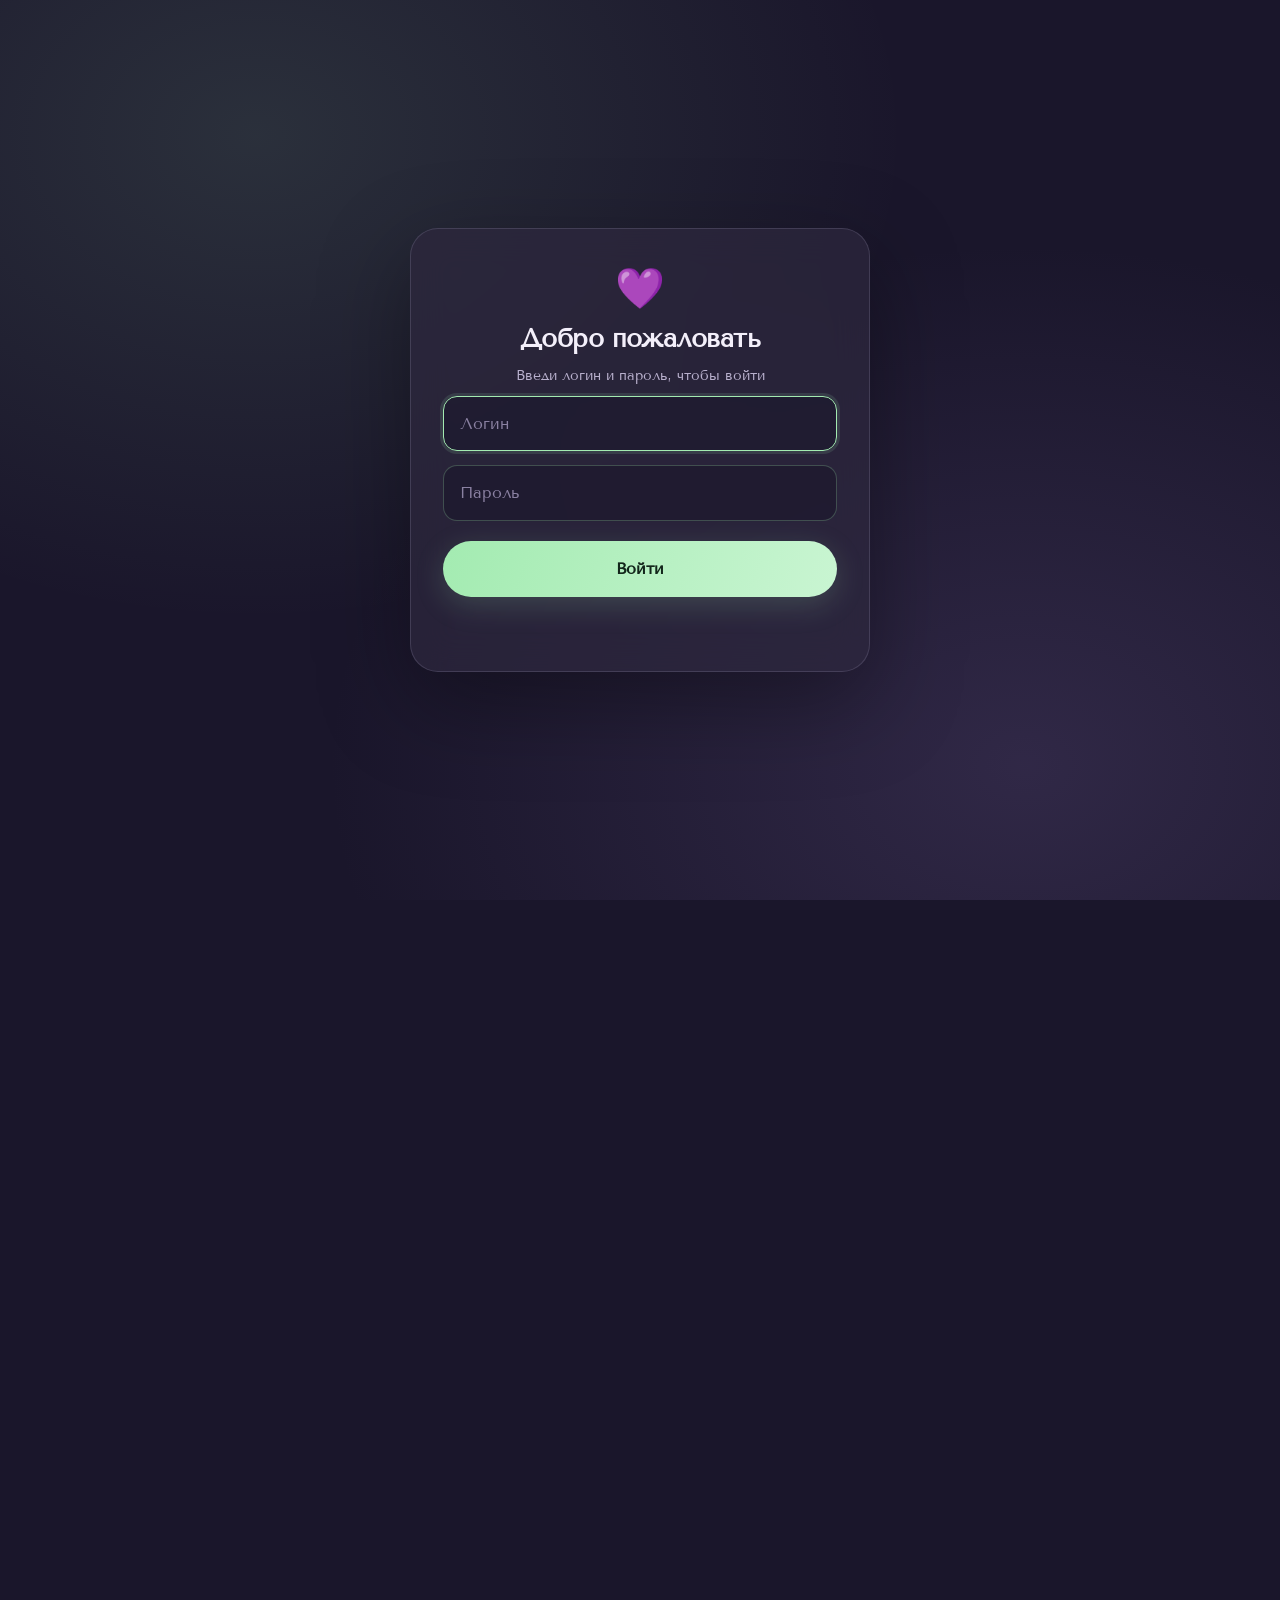
<file: pages/mini-games.html>
<!DOCTYPE html>
<html lang="ru">
<head>
  <meta charset="UTF-8">
  <meta name="viewport" content="width=device-width, initial-scale=1">
  <title>Мини-игры</title>
  <link rel="icon" href="../assets/images/favicon.ico" sizes="any">
  <link rel="icon" type="image/png" sizes="32x32" href="../assets/images/favicon-32.png">
  <link rel="icon" type="image/png" sizes="16x16" href="../assets/images/favicon-16.png">
  <link rel="apple-touch-icon" sizes="180x180" href="../assets/images/apple-touch-icon.png">
  <link rel="stylesheet" href="../css/font.css">
  <link rel="stylesheet" href="../css/gate.css">
  <link rel="stylesheet" href="../css/theme.css">
  <link rel="stylesheet" href="../css/pages.css">
  <link rel="stylesheet" href="../css/cake.css">
  <link rel="stylesheet" href="../css/player.css">
  <style>
    /* Заголовок страницы в стиле подстраниц */
    .mini-games-head {
      max-width: 760px;
      margin: 0 auto 40px;
      text-align: center;
    }

    .mini-games-head h1 {
      margin: 22px auto 0;
      max-width: 640px;
      font-family: var(--font-display);
      font-size: clamp(24px, 4vw, 36px);
      font-weight: 400;
      line-height: 1.3;
      letter-spacing: -.02em;
    }

    .mini-games-head p {
      max-width: 620px;
      margin: 14px auto 0;
      color: var(--muted);
      font-size: 15px;
      line-height: 1.7;
    }

    /* ================= Игра: неуловимая точка ================= */
    .game-shell {
      max-width: 760px;
      margin-inline: auto;
    }

    .game-stats {
      display: flex;
      justify-content: space-between;
      gap: 12px;
      margin-bottom: 12px;
      padding: 0 4px;
      font-size: 14px;
      color: var(--muted);
    }

    .game-stats strong {
      color: var(--accent);
    }

    .game-arena {
      position: relative;
      width: 100%;
      height: clamp(320px, 52vh, 460px);
      border-radius: 22px;
      border: 1px solid rgba(201, 190, 226, .16);
      background:
        radial-gradient(ellipse at 50% 0%, rgba(163, 235, 177, .08), transparent 60%),
        rgba(26, 22, 43, .55);
      overflow: hidden;
      cursor: crosshair;
      touch-action: none;
      user-select: none;
      -webkit-user-select: none;
    }

    .game-dot {
      position: absolute;
      top: 50%;
      left: 50%;
      width: 54px;
      height: 54px;
      margin: 0;
      transform: translate(-50%, -50%);
      border-radius: 50%;
      background: radial-gradient(circle at 35% 30%, #e6fbea, #a3ebb1 55%, #7fd894 100%);
      box-shadow:
        0 0 0 6px rgba(163, 235, 177, .12),
        0 0 26px rgba(163, 235, 177, .45),
        0 8px 22px rgba(0, 0, 0, .35);
      /* мгновенный перенос позиции + лёгкий «пуф» масштаба */
      pointer-events: none;
      z-index: 2;
    }

    .game-dot::after {
      content: "";
      position: absolute;
      inset: 26%;
      border-radius: 50%;
      background: rgba(255, 255, 255, .65);
      filter: blur(1px);
    }

    .game-dot.is-hopping {
      animation: dotHop .3s ease-out;
    }

    @keyframes dotHop {
      0%   { transform: translate(-50%, -50%) scale(.55); }
      60%  { transform: translate(-50%, -50%) scale(1.12); }
      100% { transform: translate(-50%, -50%) scale(1); }
    }

    .game-hint {
      margin-top: 14px;
      min-height: 24px;
      text-align: center;
      font-size: 14px;
      color: var(--accent-deep);
    }

    .game-actions {
      display: flex;
      justify-content: center;
      margin-top: 16px;
    }

    /* Кнопка «Начать заново» в стиле сайта */
    .game-actions .secondary-button {
      display: inline-flex;
      align-items: center;
      justify-content: center;
      gap: 8px;
      padding: 12px 20px;
      border: 1px solid rgba(163, 235, 177, .3);
      border-radius: 999px;
      background: rgba(255, 255, 255, .03);
      color: var(--accent);
      font-family: inherit;
      font-size: 14px;
      font-weight: 600;
      text-decoration: none;
      cursor: pointer;
      transition: transform .2s ease, background .2s ease, border-color .2s ease;
    }

    .game-actions .secondary-button:hover {
      background: rgba(163, 235, 177, .10);
      border-color: rgba(163, 235, 177, .55);
      transform: translateY(-2px);
    }

    @media (prefers-reduced-motion: reduce) {
      .game-dot {
        transition: none;
      }
    }

    /* ================= Игра 2: загадай число (кубик) ================= */
    .dice-section {
      position: relative;
      max-width: 760px;
      margin: 90px auto 0;
      padding-top: 70px;
      text-align: center;
    }

    /* Разделитель между играми — как на страницах «Поздравления» и «Путешествия» */
    .dice-section::before,
    .worm-section::before,
    .roulette-section::before,
    .cake-section::before {
      content: "";
      position: absolute;
      top: 0;
      left: 6%;
      right: 6%;
      height: 1px;
      background: linear-gradient(
        90deg,
        transparent,
        rgba(201, 190, 226, .2) 22%,
        rgba(201, 190, 226, .28) 50%,
        rgba(201, 190, 226, .2) 78%,
        transparent
      );
      pointer-events: none;
    }

    .dice-section::after,
    .worm-section::after,
    .roulette-section::after,
    .cake-section::after {
      content: "";
      position: absolute;
      top: 0;
      left: 50%;
      width: 7px;
      height: 7px;
      border-radius: 1.5px;
      background: rgba(163, 235, 177, .6);
      transform: translate(-50%, -50%) rotate(45deg);
      pointer-events: none;
    }

    /* Разделитель между играми */
    .dice-section__label {
      display: inline-flex;
      align-items: center;
      gap: 8px;
      padding: 8px 16px;
      border: 1px solid rgba(163, 235, 177, .3);
      border-radius: 999px;
      background: rgba(163, 235, 177, .10);
      color: var(--accent);
      font-size: 12px;
      font-weight: 700;
      letter-spacing: .12em;
      text-transform: uppercase;
    }

    .dice-section__title {
      margin: 22px auto 0;
      max-width: 640px;
      font-family: var(--font-display);
      font-size: clamp(24px, 4vw, 36px);
      font-weight: 400;
      line-height: 1.3;
      letter-spacing: -.02em;
    }

    /* Выбор числа 1–6 */
    .dice-picker {
      display: flex;
      flex-wrap: wrap;
      justify-content: center;
      gap: 10px;
      margin: 32px auto 8px;
      max-width: 420px;
    }

    .dice-pick {
      flex: 0 0 auto;
      width: 52px;
      height: 52px;
      border: 1px solid rgba(163, 235, 177, .3);
      border-radius: 14px;
      background: rgba(255, 255, 255, .03);
      color: var(--accent);
      font-family: inherit;
      font-size: 20px;
      font-weight: 700;
      cursor: pointer;
      transition: transform .18s ease, background .2s ease, border-color .2s ease, box-shadow .2s ease;
    }

    .dice-pick:hover {
      border-color: rgba(163, 235, 177, .55);
      background: rgba(163, 235, 177, .12);
      transform: translateY(-2px);
    }

    .dice-pick.is-selected {
      border-color: transparent;
      background: linear-gradient(110deg, var(--accent), var(--accent-soft));
      color: #13261b;
      box-shadow: 0 10px 26px rgba(163, 235, 177, .3);
    }

    .dice-pick:focus-visible {
      outline: 2px solid rgba(163, 235, 177, .7);
      outline-offset: 2px;
    }

    /* Сцена кубика — перспектива для эффекта объёма */
    .dice-stage {
      display: flex;
      justify-content: center;
      margin: 36px auto 0;
      perspective: 700px;
    }

    /* Плоский кубик с объёмом (свет сверху, тень снизу-справа) */
    .dice {
      position: relative;
      width: 120px;
      height: 120px;
      border-radius: 22px;
      background:
        linear-gradient(150deg, #f4fff6 0%, #d9f7e3 42%, #a9e6b8 100%);
      box-shadow:
        inset 0 3px 6px rgba(255, 255, 255, .9),
        inset 0 -6px 12px rgba(63, 120, 96, .35),
        0 10px 0 0 #7fd894,          /* нижняя «грань» — толщина кубика */
        0 22px 40px rgba(0, 0, 0, .45);
      transform-style: preserve-3d;
    }

    /* Внутренняя подсветка-блик */
    .dice::before {
      content: "";
      position: absolute;
      inset: 8px;
      border-radius: 15px;
      background: radial-gradient(circle at 30% 22%, rgba(255, 255, 255, .9), transparent 55%);
      pointer-events: none;
    }

    /* Сетка точек (3×3), каждая точка — свой span */
    .dice__face {
      position: absolute;
      inset: 16px;
      display: grid;
      grid-template-columns: repeat(3, 1fr);
      grid-template-rows: repeat(3, 1fr);
      gap: 4px;
      z-index: 1;
    }

    .dice__pip {
      width: 22px;
      height: 22px;
      border-radius: 50%;
      align-self: center;
      justify-self: center;
      background: radial-gradient(circle at 35% 30%, #1f6b4f, #0f3a2a 70%);
      box-shadow: inset 0 2px 3px rgba(0, 0, 0, .5), 0 1px 1px rgba(255, 255, 255, .6);
      opacity: 0;
      transition: opacity .12s ease;
    }

    .dice__pip.is-on {
      opacity: 1;
    }

    /* Анимация подскакивания кубика */
    .dice.is-rolling {
      animation: diceRoll .9s cubic-bezier(.3, .7, .4, 1);
    }

    @keyframes diceRoll {
      0%   { transform: translateY(0)    rotate(0deg)    scale(1); }
      25%  { transform: translateY(-46px) rotate(-18deg) scale(1.05); }
      50%  { transform: translateY(0)    rotate(12deg)   scale(.98); }
      70%  { transform: translateY(-18px) rotate(-6deg)  scale(1.02); }
      100% { transform: translateY(0)    rotate(0deg)    scale(1); }
    }

    .dice-result {
      margin-top: 30px;
      min-height: 28px;
      font-size: 16px;
      line-height: 1.6;
      color: var(--accent-deep);
      transition: color .3s ease;
    }

    .dice-result.is-win {
      color: var(--accent);
      font-weight: 700;
      font-size: 18px;
    }

    .dice-actions {
      display: flex;
      justify-content: center;
      margin-top: 22px;
    }

    .dice-actions .secondary-button {
      display: inline-flex;
      align-items: center;
      justify-content: center;
      gap: 8px;
      padding: 12px 20px;
      border: 1px solid rgba(163, 235, 177, .3);
      border-radius: 999px;
      background: rgba(255, 255, 255, .03);
      color: var(--accent);
      font-family: inherit;
      font-size: 14px;
      font-weight: 600;
      cursor: pointer;
      transition: transform .2s ease, background .2s ease, border-color .2s ease, opacity .2s ease;
    }

    .dice-actions .secondary-button:hover {
      background: rgba(163, 235, 177, .10);
      border-color: rgba(163, 235, 177, .55);
      transform: translateY(-2px);
    }

    .dice-actions .secondary-button:disabled {
      opacity: .6;
      cursor: default;
      transform: none;
    }

    @media (prefers-reduced-motion: reduce) {
      .dice.is-rolling { animation: none; }
    }

    /* ================= Игра 3: червяк и вкусняшки ================= */
    .worm-section {
      position: relative;
      max-width: 760px;
      margin: 90px auto 0;
      padding-top: 70px;
      text-align: center;
    }

    .worm-section__label {
      display: inline-flex;
      align-items: center;
      gap: 8px;
      padding: 8px 16px;
      border: 1px solid rgba(163, 235, 177, .3);
      border-radius: 999px;
      background: rgba(163, 235, 177, .10);
      color: var(--accent);
      font-size: 12px;
      font-weight: 700;
      letter-spacing: .12em;
      text-transform: uppercase;
    }

    .worm-section__title {
      margin: 22px auto 0;
      max-width: 640px;
      font-family: var(--font-display);
      font-size: clamp(24px, 4vw, 36px);
      font-weight: 400;
      line-height: 1.3;
      letter-spacing: -.02em;
    }

    .worm-stats {
      display: flex;
      justify-content: center;
      gap: 22px;
      margin: 22px 0 12px;
      font-size: 14px;
      color: var(--muted);
    }

    .worm-stats strong {
      color: var(--accent);
    }

    /* Поле игры: червь и вкусняшки двигаются абсолютно внутри */
    .worm-arena {
      position: relative;
      width: 100%;
      height: clamp(340px, 60vh, 520px);
      border-radius: 22px;
      border: 1px solid rgba(201, 190, 226, .16);
      background:
        radial-gradient(ellipse at 50% 0%, rgba(163, 235, 177, .08), transparent 60%),
        rgba(26, 22, 43, .55);
      overflow: hidden;
      cursor: none;
      touch-action: none;
      user-select: none;
      -webkit-user-select: none;
    }

    /* Червь */
    .worm {
      position: absolute;
      width: 96px;
      height: auto;
      left: 50%;
      top: 50%;
      transform: translate(-50%, -50%);
      transform-origin: 50% 50%;
      pointer-events: none;
      z-index: 2;
      will-change: left, top, transform;
      filter: drop-shadow(0 6px 10px rgba(0, 0, 0, .4));
    }

    /* Угощения (картинки из assets/images/games) */
    .cake {
      position: absolute;
      width: 44px;
      height: 44px;
      object-fit: contain;
      transform: translate(-50%, -50%);
      pointer-events: none;
      z-index: 1;
      filter: drop-shadow(0 4px 6px rgba(0, 0, 0, .35));
      transition: opacity .15s ease, transform .15s ease;
    }

    .cake.is-eaten {
      opacity: 0;
      transform: translate(-50%, -50%) scale(1.6);
    }

    /* Кнопка перезапуска под полем */
    .worm-actions,
    .roulette-actions {
      display: flex;
      justify-content: center;
      margin-top: 16px;
    }

    .worm-actions .secondary-button,
    .roulette-actions .secondary-button,
    .cake-actions .secondary-button {
      display: inline-flex;
      align-items: center;
      justify-content: center;
      gap: 8px;
      padding: 12px 20px;
      border: 1px solid rgba(163, 235, 177, .3);
      border-radius: 999px;
      background: rgba(255, 255, 255, .03);
      color: var(--accent);
      font-family: inherit;
      font-size: 14px;
      font-weight: 600;
      cursor: pointer;
      transition: transform .2s ease, background .2s ease, border-color .2s ease;
    }

    .worm-actions .secondary-button:hover,
    .roulette-actions .secondary-button:hover,
    .cake-actions .secondary-button:hover {
      background: rgba(163, 235, 177, .10);
      border-color: rgba(163, 235, 177, .55);
      transform: translateY(-2px);
    }

    /* ================= Игра 4: рулетка «Какая ты Алина» ================= */
    .roulette-section {
      position: relative;
      max-width: 760px;
      margin: 90px auto 0;
      padding-top: 70px;
      text-align: center;
    }

    .roulette-section__title {
      margin: 22px auto 0;
      max-width: 640px;
      font-family: var(--font-display);
      font-size: clamp(24px, 4vw, 36px);
      font-weight: 400;
      line-height: 1.3;
      letter-spacing: -.02em;
    }

    .roulette-stage {
      position: relative;
      width: min(600px, 94vw);
      margin: 34px auto 0;
    }

    /* Указатель, на который смотрит выпавший сектор */
    .roulette-pointer {
      position: absolute;
      top: -8px;
      left: 50%;
      transform: translateX(-50%);
      width: 0;
      height: 0;
      border-left: 9px solid transparent;
      border-right: 9px solid transparent;
      border-top: 15px solid var(--accent);
      z-index: 3;
      filter: drop-shadow(0 4px 10px rgba(163, 235, 177, .45));
    }

    .roulette {
      position: relative;
      width: 100%;
      aspect-ratio: 1;
      border-radius: 50%;
      border: 2px solid rgba(163, 235, 177, .35);
      /* Сектора рисует скрипт (conic-gradient собирается из числа вариантов),
         здесь только запасной фон и угол сектора по умолчанию */
      background: #2d283e;
      --seg: 60deg;
      box-shadow:
        0 24px 60px rgba(0, 0, 0, .35),
        inset 0 0 0 6px rgba(26, 22, 43, .55);
      will-change: transform;
    }

    /* Тонкие линии между секторами */
    .roulette::before {
      content: "";
      position: absolute;
      inset: 0;
      border-radius: 50%;
      background: repeating-conic-gradient(
        from -0.5deg,
        rgba(201, 190, 226, .28) 0 1deg,
        transparent 1deg var(--seg)
      );
      pointer-events: none;
    }

    /* Подписи секторов: колонка во всё колесо, повёрнутая к своему сектору */
    /*
      Подписи секторов: каждая стоит на своём секторе и едет вместе с колесом,
      но текст остаётся горизонтальным — компенсируем и собственный угол,
      и текущий поворот колеса (--wheel-rot).
    */
    .roulette__label {
      position: absolute;
      left: 50%;
      top: 50%;
      transform-origin: 50% 50%;
      transform:
        translate(-50%, -50%)
        rotate(var(--label-angle, 0deg))
        translateY(calc(-1 * var(--label-radius, 0px)))
        rotate(calc(-1 * var(--label-angle, 0deg)))
        rotate(calc(-1 * var(--wheel-rot, 0deg)));
      font-size: var(--label-size, 13px);
      font-weight: 800;
      letter-spacing: .01em;
      text-transform: uppercase;
      color: var(--text);
      white-space: nowrap;
      pointer-events: none;
    }

    /* Ступица с именем — стоит на месте, пока колесо крутится */
    .roulette__hub {
      position: absolute;
      top: 50%;
      left: 50%;
      transform: translate(-50%, -50%);
      width: 36%;
      aspect-ratio: 1;
      display: grid;
      place-items: center;
      border-radius: 50%;
      background: #1a162b;
      border: 2px solid rgba(163, 235, 177, .45);
      box-shadow: 0 12px 30px rgba(0, 0, 0, .45);
      color: var(--accent);
      font-size: clamp(12px, 3.2vw, 16px);
      font-weight: 800;
      letter-spacing: .16em;
      z-index: 2;
      pointer-events: none;
    }

    .roulette-result {
      margin-top: 26px;
      min-height: 28px;
      font-size: 16px;
      line-height: 1.6;
      color: var(--accent-deep);
      transition: color .3s ease;
    }

    .roulette-result.is-win {
      color: var(--accent);
      font-weight: 700;
      font-size: 18px;
    }

    .worm-hint {
      margin-top: 14px;
      min-height: 24px;
      text-align: center;
      font-size: 14px;
      color: #b79be0;
    }

    /* ===== Экран победы поверх поля ===== */
    .win-overlay {
      position: absolute;
      inset: 0;
      z-index: 10;
      display: flex;
      flex-direction: column;
      align-items: center;
      justify-content: center;
      gap: 22px;
      padding: 24px;
      text-align: center;
      /* «замыленный» фон + затемнение */
      background: rgba(14, 10, 22, .55);
      -webkit-backdrop-filter: blur(10px);
      backdrop-filter: blur(10px);
      opacity: 0;
      visibility: hidden;
      transition: opacity .35s ease, visibility .35s ease;
    }

    .win-overlay.is-visible {
      opacity: 1;
      visibility: visible;
    }

    .win-overlay__title {
      margin: 0;
      font-family: var(--font-display);
      font-size: clamp(44px, 10vw, 88px);
      font-weight: 400;
      line-height: 1;
      letter-spacing: -.02em;
      background: linear-gradient(110deg, var(--lavender), var(--softpink));
      -webkit-background-clip: text;
      background-clip: text;
      color: transparent;
      filter: drop-shadow(0 6px 24px rgba(208, 178, 240, .5));
      transform: scale(.8);
      transition: transform .45s cubic-bezier(.34, 1.56, .64, 1);
    }

    .win-overlay.is-visible .win-overlay__title {
      transform: scale(1);
    }

    .win-overlay__subtitle {
      margin: 0;
      max-width: 420px;
      font-size: 15px;
      line-height: 1.6;
      color: #e9dcf7;
    }

    .win-overlay__actions {
      display: flex;
      flex-wrap: wrap;
      justify-content: center;
      gap: 12px;
      margin-top: 4px;
    }

    .win-overlay__btn {
      display: inline-flex;
      align-items: center;
      justify-content: center;
      padding: 13px 26px;
      border-radius: 999px;
      font-family: inherit;
      font-size: 15px;
      font-weight: 700;
      cursor: pointer;
      border: 1px solid rgba(208, 178, 240, .28);
      transition: transform .2s ease, box-shadow .2s ease, background .2s ease, border-color .2s ease;
    }

    .win-overlay__btn--primary {
      border-color: transparent;
      background: linear-gradient(110deg, var(--lavender), var(--softpink));
      color: #211829;
      box-shadow: 0 10px 30px rgba(208, 178, 240, .3);
    }

    .win-overlay__btn--primary:hover {
      transform: translateY(-2px);
      box-shadow: 0 14px 38px rgba(208, 178, 240, .42);
    }

    .win-overlay__btn--ghost {
      background: rgba(255, 255, 255, .05);
      color: #e8d9f7;
    }

    .win-overlay__btn--ghost:hover {
      background: rgba(208, 178, 240, .12);
      border-color: rgba(208, 178, 240, .5);
      transform: translateY(-2px);
    }

    @media (prefers-reduced-motion: reduce) {
      .cake { transition: none; }
      .win-overlay,
      .win-overlay__title { transition: none; }
    }
  </style>
</head>
<body>

<!-- Плеер и бар: место под плеер задано сразу в разметке, чтобы бар не сдвигался при загрузке -->
<div class="top-dock is-sticky">
  <div class="nav-player" aria-hidden="true"></div>

  <nav class="site-nav">
    <a class="site-nav__brand" href="../index.html"><span>♡</span><span>Для Алины</span></a>
    <div class="site-nav-links">
      <a href="mini-games.html" class="active">Мини-игры</a>
      <a href="travels.html">Путешествия Алины</a>
      <a href="loved-ones.html">Поздравления</a>
      <a href="date.html">Запись на свиданку</a>
    </div>
  </nav>
</div>

<main class="page">
  <header class="mini-games-head">
    <h1>Если не сможешь поймать точку —<br><span class="gradient-text">ты самая красивая девушка в мире!</span></h1>
  </header>

  <div class="game-shell">
    <div class="game-stats">
      <span>Попыток: <strong id="game-tries">0</strong></span>
      <span>Ближе всех: <strong id="game-closest">—</strong></span>
    </div>

    <div id="game-arena" class="game-arena" aria-label="Поле игры с убегающей точкой">
      <div id="game-dot" class="game-dot" aria-hidden="true"></div>
    </div>

    <p class="game-hint" id="game-hint">Поймай точку курсором...</p>
    <div class="game-actions">
      <button type="button" id="game-restart" class="secondary-button">Начать заново ↺</button>
    </div>
  </div>

  <!-- ================= Игра 2: Загадай число (кубик) ================= -->
  <section class="dice-section">
    <h2 class="dice-section__title">
      Загадай число и если кубик покажет его, то <span class="gradient-text">ты самый любимый человек в моей жизни</span>
    </h2>

    <div class="dice-picker" id="dice-picker" role="group" aria-label="Выбери число от 1 до 6">
      <button type="button" class="dice-pick" data-value="1">1</button>
      <button type="button" class="dice-pick" data-value="2">2</button>
      <button type="button" class="dice-pick" data-value="3">3</button>
      <button type="button" class="dice-pick" data-value="4">4</button>
      <button type="button" class="dice-pick" data-value="5">5</button>
      <button type="button" class="dice-pick" data-value="6">6</button>
    </div>

    <div class="dice-stage">
      <div id="dice" class="dice" aria-hidden="true">
        <div class="dice__face" id="dice-face">
          <!-- 9 точек: заполняется скриптом -->
        </div>
      </div>
    </div>

    <p class="dice-result" id="dice-result" role="status" aria-live="polite">Выбери число и брось кубик…</p>

    <div class="dice-actions">
      <button type="button" id="dice-roll" class="secondary-button">Бросить кубик</button>
    </div>
  </section>

  <!-- ================= Игра 3: Червяк и вкусняшки ================= -->
  <section class="worm-section">
    <h2 class="worm-section__title">
      Покорми Алину на день рождения: <span class="gradient-text">собери все вкусняшки!</span>
    </h2>

    <div class="worm-stats">
      <span>Съедено: <strong id="worm-score">0</strong> / 100</span>
    </div>

    <div id="worm-arena" class="worm-arena" aria-label="Поле игры: червяк собирает вкусняшки">
      <img
        id="worm"
        class="worm"
        src="../assets/images/games/worm.png"
        alt="Червяк"
        draggable="false"
      >

      <div class="win-overlay" id="worm-win" role="dialog" aria-modal="true" aria-labelledby="worm-win-title" aria-hidden="true">
        <h3 class="win-overlay__title" id="worm-win-title">Победа!</h3>
        <p class="win-overlay__subtitle">Ты собрала все 100 вкусняшек. Алина довольна! 🎂</p>
        <div class="win-overlay__actions">
          <button type="button" class="win-overlay__btn win-overlay__btn--primary" id="worm-play-more">Играть дальше</button>
          <button type="button" class="win-overlay__btn win-overlay__btn--ghost" id="worm-restart">Начать заново</button>
        </div>
      </div>
    </div>

    <div class="worm-actions">
      <button type="button" id="worm-play-restart" class="secondary-button">Начать заново ↺</button>
    </div>

  </section>

  <!-- ================= Игра 4: Рулетка «Какая ты Алина» ================= -->
  <section class="roulette-section">
    <h2 class="roulette-section__title">
      Крути рулетку и поймай одно из <span class="gradient-text">качеств</span> Алины
    </h2>

    <div class="roulette-stage">
      <div class="roulette-pointer" aria-hidden="true"></div>
      <div class="roulette" id="roulette">
        <div id="roulette-labels"></div>
      </div>
      <div class="roulette__hub" aria-hidden="true">АЛИНА</div>
    </div>

    <p class="roulette-result" id="roulette-result" role="status" aria-live="polite"></p>

    <div class="roulette-actions">
      <button type="button" id="roulette-spin" class="secondary-button">Деп</button>
    </div>
  </section>

  <!-- ================= Игра 5: торт со свечками ================= -->
  <section class="cake-section">
    <h2 class="cake-section__title">
      Загадай желание и <span class="gradient-text">задуй свечи</span>
    </h2>
    <h4><span class="gradient-text">Используй для этого микрофон</span></h4> 

    <div class="cake-scene">
      <div class="bday-cake" id="cake">
        <div class="cake__candles" id="cake-candles"></div>
        <div class="cake__tier cake__tier--top"></div>
        <div class="cake__tier cake__tier--bottom"></div>
        <div class="cake__plate"></div>
      </div>
    </div>

    <div class="cake-meter" id="cake-meter" hidden>
      <div class="cake-meter__fill" id="cake-meter-fill"></div>
      <div class="cake-meter__mark" id="cake-meter-mark" aria-hidden="true"></div>
    </div>

    <div class="cake-actions">
      <button type="button" id="cake-mic" class="secondary-button">Задуть свечи</button>
    </div>

    <p class="cake-status" id="cake-status" role="status" aria-live="polite"></p>
  </section>

  <a class="back-link" href="../index.html">← На главную</a>
</main>

<script>
// ================= Игра: неуловимая точка =================
(function () {
  const arena = document.getElementById('game-arena');
  const dot = document.getElementById('game-dot');
  const triesEl = document.getElementById('game-tries');
  const closestEl = document.getElementById('game-closest');
  const hintEl = document.getElementById('game-hint');
  const restartBtn = document.getElementById('game-restart');

  if (!arena || !dot) return;

  const DOT_SIZE = 54;        // должен совпадать с CSS .game-dot width/height
  const HALF = DOT_SIZE / 2;
  const SCARE_RADIUS = 150;   // радиус «испуга»: ближе — точка мгновенно улетает

  let width = 0;
  let height = 0;
  let x = 0;   // центр точки
  let y = 0;
  let tries = 0;
  let closest = Infinity;

  function measure() {
    const rect = arena.getBoundingClientRect();
    width = rect.width;
    height = rect.height;
  }

  function clamp(v, min, max) {
    return Math.min(max, Math.max(min, v));
  }

  function placeDot(px, py) {
    x = clamp(px, HALF, width - HALF);
    y = clamp(py, HALF, height - HALF);
    dot.style.left = x + 'px';
    dot.style.top = y + 'px';
  }

  // Кратчайшее расстояние от точки (px,py) до отрезка (ax,ay)-(bx,by)
  function distPointToSegment(px, py, ax, ay, bx, by) {
    const abx = bx - ax;
    const aby = by - ay;
    const apx = px - ax;
    const apy = py - ay;
    const abLen2 = abx * abx + aby * aby;
    let t = abLen2 > 0 ? (apx * abx + apy * aby) / abLen2 : 0;
    t = Math.max(0, Math.min(1, t));
    const qx = ax + abx * t;
    const qy = ay + aby * t;
    return Math.hypot(px - qx, py - qy);
  }

  function resetGame() {
    measure();
    tries = 0;
    closest = Infinity;
    triesEl.textContent = '0';
    closestEl.textContent = '—';
    hintEl.textContent = 'Наведи курсор на точку...';
    hintEl.style.color = '';
    placeDot(width / 2, height / 2);
  }

  function updateClosest(dist) {
    if (dist < closest) {
      closest = dist;
      closestEl.textContent = Math.max(0, Math.round(dist)) + 'px';
    }
  }

  // Выбрать новую позицию точки: далеко от курсора И так, чтобы отрезок пути
  // мимо курсора (от старой позиции к новой) проходил не ближе minClear.
  function pickSafeSpot(cx, cy, minClear) {
    let best = null;
    let bestScore = -Infinity;
    for (let i = 0; i < 80; i++) {
      const px = HALF + Math.random() * (width - DOT_SIZE);
      const py = HALF + Math.random() * (height - DOT_SIZE);
      const dToCursor = Math.hypot(px - cx, py - cy);
      if (dToCursor < minClear) continue;
      // насколько путь от старой точки к новой держится вдали от курсора
      const clear = distPointToSegment(cx, cy, x, y, px, py);
      const score = dToCursor + clear;
      if (clear >= minClear * 0.9) {
        return { x: px, y: py };
      }
      if (score > bestScore) { bestScore = score; best = { x: px, y: py }; }
    }
    return best || { x: HALF + Math.random() * (width - DOT_SIZE), y: HALF + Math.random() * (height - DOT_SIZE) };
  }

  function puff() {
    dot.classList.remove('is-hopping');
    // рефлоу, чтобы анимация класса перезапустилась
    void dot.offsetWidth;
    dot.classList.add('is-hopping');
  }

  // Мгновенное убегание от курсора
  function fleeFrom(cx, cy) {
    const spot = pickSafeSpot(cx, cy, SCARE_RADIUS + 30);
    placeDot(spot.x, spot.y);
    puff();
  }

  function pointerPos(e) {
    const rect = arena.getBoundingClientRect();
    return { cx: e.clientX - rect.left, cy: e.clientY - rect.top };
  }

  function onMove(e) {
    if (!width || !height) measure();
    const { cx, cy } = pointerPos(e);
    const dist = Math.hypot(x - cx, y - cy);
    updateClosest(dist);
    if (dist < SCARE_RADIUS) {
      fleeFrom(cx, cy);
    }
  }

  function onPress(e) {
    if (!width || !height) measure();
    const { cx, cy } = pointerPos(e);
    tries++;
    triesEl.textContent = tries;
    // Мгновенный уворот, чтобы клик гарантированно промахнулся
    fleeFrom(cx, cy);
    updateClosest(Math.hypot(x - cx, y - cy));
    hintEl.style.color = '#f0b9d5';
    hintEl.textContent = 'Не вышло!';
  }

  arena.addEventListener('pointermove', onMove);
  arena.addEventListener('pointerdown', onPress);
  arena.addEventListener('click', function (e) { e.preventDefault(); });

  window.addEventListener('resize', function () {
    measure();
    placeDot(x || width / 2, y || height / 2);
  });

  restartBtn.addEventListener('click', function () {
    resetGame();
    arena.scrollIntoView({ behavior: 'smooth', block: 'center' });
  });

  if ('IntersectionObserver' in window) {
    const io = new IntersectionObserver(function (entries) {
      entries.forEach(function (entry) {
        if (entry.isIntersecting && !width) {
          resetGame();
        }
      });
    }, { threshold: 0.2 });
    io.observe(arena);
  }

  resetGame();
})();

// ================= Игра 2: Загадай число (кубик) =================
(function () {
  const picker = document.getElementById('dice-picker');
  const dice = document.getElementById('dice');
  const faceEl = document.getElementById('dice-face');
  const rollBtn = document.getElementById('dice-roll');
  const resultEl = document.getElementById('dice-result');

  if (!picker || !dice || !faceEl || !rollBtn) return;

  // Раскладки точек для чисел 1–6 в сетке 3×3 (индексы ячеек 0..8)
  const LAYOUTS = {
    1: [4],
    2: [0, 8],
    3: [0, 4, 8],
    4: [0, 2, 6, 8],
    5: [0, 2, 4, 6, 8],
    6: [0, 2, 3, 5, 6, 8]
  };

  // Создаём 9 точек-ячеек один раз
  const pips = [];
  for (let i = 0; i < 9; i++) {
    const pip = document.createElement('span');
    pip.className = 'dice__pip';
    faceEl.appendChild(pip);
    pips.push(pip);
  }

  function showValue(value) {
    const on = LAYOUTS[value] || [];
    pips.forEach(function (pip, i) {
      pip.classList.toggle('is-on', on.indexOf(i) !== -1);
    });
  }

  // Только Alina получает загаданное число; остальные — честный случайный бросок.
  function isAlina() {
    try {
      if (window.AlinaGate && typeof window.AlinaGate.getSessionUser === 'function') {
        const user = window.AlinaGate.getSessionUser();
        if (user && user.login && String(user.login).toLowerCase() === 'alina') {
          return true;
        }
      }
    } catch (e) { /* игнорируем */ }
    return false;
  }

  let selected = null;
  let rolling = false;

  // Выбор числа
  picker.addEventListener('click', function (e) {
    const btn = e.target.closest('.dice-pick');
    if (!btn || rolling) return;
    selected = parseInt(btn.dataset.value, 10);
    picker.querySelectorAll('.dice-pick').forEach(function (b) {
      b.classList.toggle('is-selected', b === btn);
    });
    resultEl.classList.remove('is-win');
    resultEl.textContent = 'Число ' + selected + ' загадано. Бросай кубик!';
  });

  function randomFace() {
    return 1 + Math.floor(Math.random() * 6);
  }

  // Случайная грань, которая гарантированно НЕ равна загаданному числу
  function randomFaceExcept(value) {
    const options = [1, 2, 3, 4, 5, 6].filter(function (v) {
      return v !== value;
    });
    return options[Math.floor(Math.random() * options.length)];
  }

  function roll() {
    if (rolling) return;

    if (selected === null) {
      resultEl.textContent = 'Сначала загадай число от 1 до 6.';
      return;
    }

    rolling = true;
    rollBtn.disabled = true;
    resultEl.classList.remove('is-win');
    resultEl.textContent = 'Кубик катится…';

    const alina = isAlina();

    // На время анимации быстро мелькаем гранями
    const flicker = setInterval(function () {
      showValue(alina ? randomFace() : randomFaceExcept(selected));
    }, 70);

    dice.classList.remove('is-rolling');
    void dice.offsetWidth; // сброс анимации
    dice.classList.add('is-rolling');

    // Итог определяется заранее: у Alina — всегда загаданное число,
    // у всех остальных — любая грань, кроме загаданной
    const finalValue = alina ? selected : randomFaceExcept(selected);

    // Длительность анимации ~0.9s
    setTimeout(function () {
      clearInterval(flicker);
      dice.classList.remove('is-rolling');

      // Небольшая пауза-акцент перед показом результата
      showValue(finalValue);

      if (alina) {
        resultEl.textContent = 'Выпало ' + finalValue + ' — ' +
          'это загаданное число! Ты самый любимый человек в моей жизни 💜';
        resultEl.classList.add('is-win');
      } else {
        resultEl.textContent = 'Выпало ' + finalValue + '. Попробуй ещё раз — загадай число и брось снова.';
      }

      rolling = false;
      rollBtn.disabled = false;
    }, 900);
  }

  rollBtn.addEventListener('click', roll);

  // Стартовое состояние
  showValue(randomFace());
})();

// ================= Игра 3: Червяк и вкусняшки =================
(function () {
  const arena = document.getElementById('worm-arena');
  const worm = document.getElementById('worm');
  const scoreEl = document.getElementById('worm-score');
  const hintEl = document.getElementById('worm-hint');
  const winOverlay = document.getElementById('worm-win');
  const playMoreBtn = document.getElementById('worm-play-more');
  const restartBtn = document.getElementById('worm-restart');
  const restartPageBtn = document.getElementById('worm-play-restart');

  if (!arena || !worm) return;

  // Сколько угощений держим на поле одновременно
  const CAKE_COUNT = 6;

  /*
    Все картинки-угощения из assets/images/games (кроме самого червя worm.png).
    Размер задаётся вручную: внутри холстов много прозрачных полей
    (у Kinder Country контент занимает ~35% ширины и ~90% высоты),
    поэтому одинаковый размер рамки делал бы такие картинки мелкими.
    encodeURI нужен из-за пробелов и скобок в именах файлов.
  */
  const FOODS = [
    { src: '../assets/images/games/39692378_5-edited-free (carve.photos).png', size: 50 },
    { src: '../assets/images/games/images-no-bg-preview (carve.photos).png', size: 68 },
    { src: '../assets/images/games/cHyFBOVUOYdcMD1g8NBrOf7p9RoGb_bREzrv-Y2GAlg=-no-bg-preview (carve.photos).png', size: 64 }
  ].map(function (food) {
    return { src: encodeURI(food.src), size: food.size };
  });

  function randomFood() {
    return FOODS[Math.floor(Math.random() * FOODS.length)];
  }
  // Победный порог
  const WIN_SCORE = 100;

  let width = 0;
  let height = 0;
  let wormW = 96;
  let wormH = 65;

  // Текущая позиция центра червя (px, относительно арены)
  let x = 0;
  let y = 0;
  // Целевая позиция (куда тянется мышкой)
  let targetX = 0;
  let targetY = 0;

  let score = 0;
  let cakes = [];       // { el, x, y, size }
  let rafId = null;
  let paused = false;   // пауза, пока открыт экран победы
  // Победа показывается один раз за забег: после «Играть дальше»
  // счёт уже > WIN_SCORE, и повторно экран победы не выскакивает
  let winShown = false;

  function measure() {
    const rect = arena.getBoundingClientRect();
    width = rect.width;
    height = rect.height;
    // реальный размер картинки (после загрузки)
    wormW = worm.offsetWidth || wormW;
    wormH = worm.offsetHeight || wormH;
  }

  function clamp(v, min, max) {
    return Math.min(max, Math.max(min, v));
  }

  // Создать одно угощение в случайном месте (не на самом краю)
  function spawnCake(existing) {
    const food = randomFood();

    const el = document.createElement('img');
    el.className = 'cake';
    el.src = food.src;
    el.alt = '';
    el.draggable = false;
    el.style.width = food.size + 'px';
    el.style.height = food.size + 'px';
    arena.appendChild(el);

    const margin = 28;
    const cx = margin + Math.random() * Math.max(1, width - margin * 2);
    const cy = margin + Math.random() * Math.max(1, height - margin * 2);
    el.style.left = cx + 'px';
    el.style.top = cy + 'px';

    const cake = { el: el, x: cx, y: cy, size: food.size };
    (existing || cakes).push(cake);
    return cake;
  }

  function resetCakes() {
    // убрать старые
    cakes.forEach(function (c) { c.el.remove(); });
    cakes = [];
    if (!width || !height) measure();
    for (let i = 0; i < CAKE_COUNT; i++) spawnCake();
  }

  function updateScore() {
    scoreEl.textContent = score;
  }

  function showWin() {
    if (!winOverlay) return;
    paused = true;
    winOverlay.classList.add('is-visible');
    winOverlay.setAttribute('aria-hidden', 'false');
    // фокус на кнопку «Играть дальше» для доступности
    if (playMoreBtn) playMoreBtn.focus();
  }

  function hideWin() {
    if (!winOverlay) return;
    winOverlay.classList.remove('is-visible');
    winOverlay.setAttribute('aria-hidden', 'true');
  }

  // «Играть дальше»: продолжаем с текущим счётом (можно набрать ещё раз).
  function playMore() {
    hideWin();
    paused = false;
  }

  // «Начать заново»: сбрасываем счёт и угощения.
  function restartGame() {
    hideWin();
    paused = false;
    winShown = false;
    score = 0;
    updateScore();
    resetCakes();
    x = targetX = width / 2;
    y = targetY = height / 2;
  }

  if (playMoreBtn) playMoreBtn.addEventListener('click', playMore);
  if (restartBtn) restartBtn.addEventListener('click', restartGame);
  if (restartPageBtn) restartPageBtn.addEventListener('click', restartGame);

  // Пересекаются ли два прямоугольника (AABB).
  function rectsIntersect(a, b) {
    return !(a.right < b.left || a.left > b.right ||
             a.bottom < b.top || a.top > b.bottom);
  }

  // Прямоугольник (границы) картинки червя в координатах арены.
  // Поворот не учитываем — берём габаритную рамку картинки.
  function wormRect() {
    const halfW = wormW / 2;
    const halfH = wormH / 2;
    return {
      left: x - halfW,
      right: x + halfW,
      top: y - halfH,
      bottom: y + halfH
    };
  }

  function checkEat() {
    if (!cakes.length) return;
    const wRect = wormRect();
    for (let i = cakes.length - 1; i >= 0; i--) {
      const c = cakes[i];
      const half = (c.size || 44) / 2;
      const cakeRect = {
        left: c.x - half,
        right: c.x + half,
        top: c.y - half,
        bottom: c.y + half
      };
      if (rectsIntersect(wRect, cakeRect)) {
        // съесть: анимация исчезновения + удаление
        const cake = c;
        cake.el.classList.add('is-eaten');
        setTimeout(function () { cake.el.remove(); }, 150);
        cakes.splice(i, 1);
        score++;
        updateScore();
        // на месте съеденного появляется новое угощение
        spawnCake();
        // победа показывается только один раз за забег —
        // после «Играть дальше» игра идёт бесконечно
        if (score >= WIN_SCORE && !winShown) {
          winShown = true;
          showWin();
          return;
        }
      }
    }
  }

  function loop() {
    // пока открыт экран победы — не двигаем червя и не едим
    if (paused) {
      rafId = requestAnimationFrame(loop);
      return;
    }

    // плавное движение червя к цели
    x += (targetX - x) * 0.2;
    y += (targetY - y) * 0.2;

    worm.style.left = x + 'px';
    worm.style.top = y + 'px';

    // поворот по направлению движения (картинка смотрит вправо)
    const dx = targetX - x;
    const dy = targetY - y;
    if (Math.hypot(dx, dy) > 2) {
      const angle = Math.atan2(dy, dx) * 180 / Math.PI;
      worm.style.transform = 'translate(-50%, -50%) rotate(' + angle + 'deg)';
    }

    checkEat();
    rafId = requestAnimationFrame(loop);
  }

  function pointerToArena(e) {
    const rect = arena.getBoundingClientRect();
    const px = (e.clientX != null ? e.clientX : (e.touches && e.touches[0] ? e.touches[0].clientX : 0)) - rect.left;
    const py = (e.clientY != null ? e.clientY : (e.touches && e.touches[0] ? e.touches[0].clientY : 0)) - rect.top;
    return { px: px, py: py };
  }

  function onPointerMove(e) {
    const p = pointerToArena(e);
    // держим центр червя внутри поля с учётом его размера
    const padX = wormW / 2;
    const padY = wormH / 2;
    targetX = clamp(p.px, padX, width - padX);
    targetY = clamp(p.py, padY, height - padY);
  }

  arena.addEventListener('pointermove', onPointerMove);
  arena.addEventListener('pointerdown', onPointerMove);

  // Червяк не должен «таскаться» как картинка
  worm.addEventListener('dragstart', function (e) { e.preventDefault(); });

  function init() {
    measure();
    x = targetX = width / 2;
    y = targetY = height / 2;
    worm.style.left = x + 'px';
    worm.style.top = y + 'px';
    winShown = false;
    resetCakes();
    updateScore();
    if (rafId) cancelAnimationFrame(rafId);
    rafId = requestAnimationFrame(loop);
  }

  // Стартуем, когда картинка загрузилась (чтобы знать её размеры)
  if (worm.complete && worm.naturalWidth) {
    init();
  } else {
    worm.addEventListener('load', init);
    // если картинка не загрузилась — всё равно запустим с дефолтными размерами
    worm.addEventListener('error', function () { init(); });
  }

  window.addEventListener('resize', function () {
    measure();
    clampPositions();
  });

  function clampPositions() {
    const padX = wormW / 2;
    const padY = wormH / 2;
    targetX = clamp(targetX, padX, width - padX);
    targetY = clamp(targetY, padY, height - padY);
    // переставить угощения, если поле уменьшилось
    cakes.forEach(function (c) {
      if (c.x > width - 20 || c.y > height - 20) {
        const margin = 28;
        c.x = clamp(c.x, margin, Math.max(margin, width - margin));
        c.y = clamp(c.y, margin, Math.max(margin, height - margin));
        c.el.style.left = c.x + 'px';
        c.el.style.top = c.y + 'px';
      }
    });
  }
})();

// ================= Игра 4: Рулетка «Какая ты Алина» =================
(function () {
  const wheel = document.getElementById('roulette');
  const labelsEl = document.getElementById('roulette-labels');
  const spinBtn = document.getElementById('roulette-spin');
  const resultEl = document.getElementById('roulette-result');

  if (!wheel || !labelsEl || !spinBtn || !resultEl) return;

  const OPTIONS = [
    'красивая',
    'умная',
    'смешная',
    'веселая',
    'восхитительная',
    'ошеломительная',
    'милая',
    'добрая',
    'уверенная'
  ];
  // Угол одного сектора, длина вращения и доля радиуса для подписей
  const SEGMENT = 360 / OPTIONS.length;
  const SPIN_MS = 4200;
  const RADIUS_RATIO = 0.78;
  // Три тона секторов по кругу: панель, мятная подсветка, панель чуть светлее
  const TONES = ['#2d283e', 'rgba(163, 235, 177, .16)', '#262236'];

  // Сектора собираются из числа вариантов — добавили вариант, колесо подстроилось само
  const stops = OPTIONS.map(function (option, i) {
    return TONES[i % TONES.length] + ' ' + (i * SEGMENT) + 'deg ' + ((i + 1) * SEGMENT) + 'deg';
  });
  wheel.style.background = 'conic-gradient(' + stops.join(', ') + ')';
  wheel.style.setProperty('--seg', SEGMENT + 'deg');

  // Подписи секторов: положение на колесе задаётся углом, текст остаётся ровным
  const labels = OPTIONS.map(function (option, i) {
    const el = document.createElement('div');
    el.className = 'roulette__label';
    el.textContent = option;
    labelsEl.appendChild(el);
    return { el: el, angle: i * SEGMENT + SEGMENT / 2 };
  });

  function layoutLabels() {
    const R = wheel.clientWidth / 2;
    // Кегль пропорционален диаметру колеса, иначе капс не влезает
    // на телефонах, где колесо во всю ширину экрана
    const size = Math.max(7, Math.min(13.5, R * 0.046));
    // на маленьком колесе подписи держим чуть ближе к центру
    const ratio = R < 170 ? 0.70 : (R < 220 ? 0.75 : RADIUS_RATIO);
    const radius = R * ratio;

    wheel.style.setProperty('--label-size', size.toFixed(2) + 'px');
    labels.forEach(function (item) {
      item.el.style.setProperty('--label-angle', item.angle + 'deg');
      item.el.style.setProperty('--label-radius', radius + 'px');
    });
  }

  function applyRotation(deg) {
    wheel.style.transform = 'rotate(' + deg + 'deg)';
    // подписи компенсируют поворот колеса и остаются читаемыми
    wheel.style.setProperty('--wheel-rot', deg + 'deg');
  }

  let spinning = false;
  let rotation = 0;

  function spin() {
    if (spinning) return;
    spinning = true;
    spinBtn.disabled = true;
    resultEl.classList.remove('is-win');
    resultEl.textContent = 'Крутим…';

    const index = Math.floor(Math.random() * OPTIONS.length);

    // Указатель стоит сверху (0°), поэтому колесо надо довернуть так,
    // чтобы центр выпавшего сектора оказался ровно под ним.
    const targetAngle = (360 - (index * SEGMENT + SEGMENT / 2)) % 360;
    const delta = ((targetAngle - (rotation % 360)) + 360) % 360;
    const from = rotation;
    const to = rotation + 360 * 5 + delta;
    rotation = to;

    function finish() {
      spinning = false;
      spinBtn.disabled = false;
      resultEl.textContent = 'Алина — ' + OPTIONS[index] + ' 💚';
      resultEl.classList.add('is-win');
    }

    const reduced = window.matchMedia &&
      window.matchMedia('(prefers-reduced-motion: reduce)').matches;

    if (reduced) {
      applyRotation(to);
      finish();
      return;
    }

    const start = performance.now();

    function frame(now) {
      const t = Math.min(1, (now - start) / SPIN_MS);
      const eased = 1 - Math.pow(1 - t, 4);   // плавное затухание
      applyRotation(from + (to - from) * eased);
      if (t < 1) {
        requestAnimationFrame(frame);
      } else {
        finish();
      }
    }

    requestAnimationFrame(frame);
  }

  layoutLabels();
  window.addEventListener('resize', layoutLabels);

  // Пересчитываем радиус подписей, когда меняется размер самого колеса
  if ('ResizeObserver' in window) {
    new ResizeObserver(layoutLabels).observe(wheel);
  }

  spinBtn.addEventListener('click', spin);
})();
</script>

<script src="../js/player.js"></script>
<script src="../js/candles.js"></script>
<script src="../js/gate.js"></script>
<script src="../js/access.js"></script>
<script src="../js/theme.js"></script>
</body>
</html>
</file>
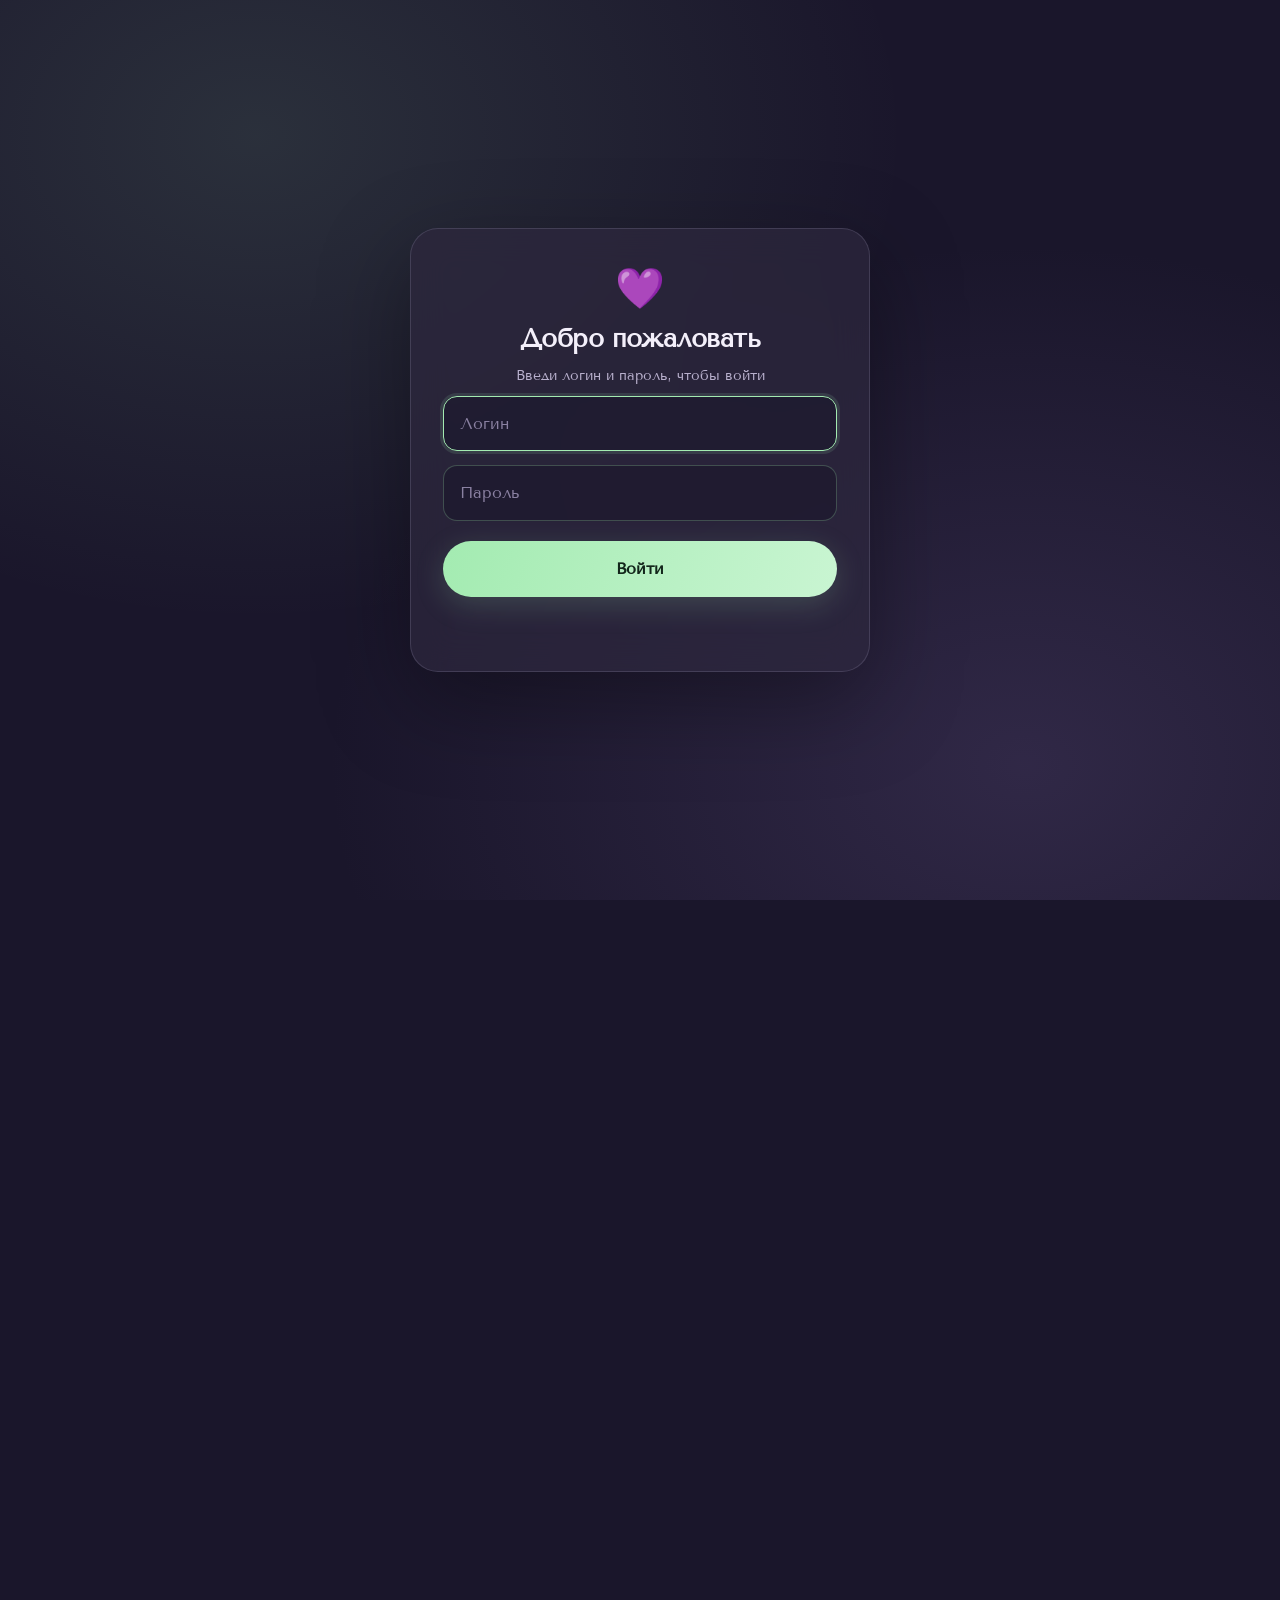
<file: pages/travels.html>
<!DOCTYPE html>
<html lang="ru">
<head>
  <meta charset="UTF-8">
  <meta name="viewport" content="width=device-width, initial-scale=1">
  <title>Путешествия Алиночки</title>
  <link rel="icon" href="../assets/images/favicon.ico" sizes="any">
  <link rel="icon" type="image/png" sizes="32x32" href="../assets/images/favicon-32.png">
  <link rel="icon" type="image/png" sizes="16x16" href="../assets/images/favicon-16.png">
  <link rel="apple-touch-icon" sizes="180x180" href="../assets/images/apple-touch-icon.png">
  <link rel="stylesheet" href="../css/font.css">
  <link rel="stylesheet" href="../css/gate.css">
  <link rel="stylesheet" href="../css/theme.css">
  <link rel="stylesheet" href="../css/pages.css">
  <link rel="stylesheet" href="../css/travels.css">
  <link rel="stylesheet" href="../css/player.css">
</head>
<body>

<div class="bg-decor" aria-hidden="true"></div>

<!-- Плеер и бар: место под плеер задано сразу в разметке, чтобы бар не сдвигался при загрузке -->
<div class="top-dock is-sticky">
  <div class="nav-player" aria-hidden="true"></div>

  <nav class="site-nav">
    <a class="site-nav__brand" href="../index.html"><span>♡</span><span>Для Алины</span></a>
    <div class="site-nav-links">
      <a href="mini-games.html">Мини-игры</a>
      <a href="travels.html" class="active">Путешествия Алины</a>
      <a href="loved-ones.html">Поздравления</a>
      <a href="date.html">Запись на свиданку</a>
    </div>
  </nav>
</div>

<!-- Обложка -->
<header class="travel-hero">
  <h1>География <em>твоей</em><br>улыбки</h1>
  <p class="travel-hero__lead">
    Двенадцать стран, двенадцать историй и бесконечное количество причин улыбаться.
    Здесь — места, которые стали частью тебя.
  </p>
</header>

<!-- Быстрая навигация по странам -->
<div class="travel-jump" aria-label="Быстрый переход к странам">
  <a href="#malaysia">🇲🇾 Малайзия</a>
  <a href="#singapore">🇸🇬 Сингапур</a>
  <a href="#china">🇨🇳 Китай</a>
  <a href="#indonesia">🇮🇩 Индонезия</a>
  <a href="#thailand">🇹🇭 Таиланд</a>
  <a href="#cambodia">🇰🇭 Камбоджа</a>
  <a href="#vietnam">🇻🇳 Вьетнам</a>
  <a href="#korea">🇰🇷 Корея</a>
  <a href="#uae">🇦🇪 ОАЭ</a>
  <a href="#montenegro">🇲🇪 Черногория</a>
  <a href="#bosnia">🇧🇦 Босния и Герцеговина</a>
  <a href="#georgia">🇬🇪 Грузия</a>
</div>

<main>
  <!-- Малайзия -->
  <section class="country travel-reveal" id="malaysia">
    <div class="country__media photo-reveal">
      <span class="country__emoji">🇲🇾</span>
      <img
        src="../assets/images/travels/malaysia.jpg"
        alt="Малайзия"
        loading="lazy"
      >
    </div>
    <div class="country__body">
      <div class="country__index">01</div>
      <h2>Малайзия</h2>
      <div class="country__tags">
        <span class="country__tag">Куала-Лумпур</span>
        <span class="country__tag">Ипох</span>
        <span class="country__tag">Кампар</span>
        <span class="country__tag">Лангкави</span>
      </div>
      <p>
        Тут ты жила и училась!
      </p>
    </div>
  </section>

  <!-- Сингапур -->
  <section class="country travel-reveal" id="singapore">
    <div class="country__media photo-reveal">
      <span class="country__emoji">🇸🇬</span>
      <img
        src="../assets/images/travels/singapore.jpg"
        alt="Сингапур"
        loading="lazy"
      >
    </div>
    <div class="country__body">
      <div class="country__index">02</div>
      <h2>Сингапур</h2>
      <!-- <div class="country__tags">
        <span class="country__tag">Marina Bay</span>
        <span class="country__tag">Сады</span>
        <span class="country__tag">Чистота</span>
      </div> -->
      <p>
        Тут ты увидела самый красивый аэропорт мира и исполнила свою мечту!
      </p>
    </div>
  </section>

  <!-- Китай -->
  <section class="country travel-reveal" id="china">
    <div class="country__media photo-reveal">
      <span class="country__emoji">🇨🇳</span>
      <img
        src="../assets/images/travels/china.jpg"
        alt="Китай"
        loading="lazy"
      >
    </div>
    <div class="country__body">
      <div class="country__index">03</div>
      <h2>Китай</h2>
      <div class="country__tags">
        <span class="country__tag">Шанхай</span>
        <span class="country__tag">Пекин</span>
      </div>
      <p>
        Тут началось твое путешествие по Азии!
      </p>
    </div>
  </section>

  <!-- Индонезия -->
  <section class="country travel-reveal" id="indonesia">
    <div class="country__media photo-reveal">
      <span class="country__emoji">🇮🇩</span>
      <img
        src="../assets/images/travels/indonesia.jpg"
        alt="Индонезия"
        loading="lazy"
      >
    </div>
    <div class="country__body">
      <div class="country__index">04</div>
      <h2>Индонезия</h2>
      <div class="country__tags">
        <span class="country__tag">Джакарта</span>
      </div>
      <p>
        Тут все окончательно убедились, что ты и в правду Алина Массон!
      </p>
    </div>
  </section>

  <!-- Таиланд -->
  <section class="country travel-reveal" id="thailand">
    <div class="country__media photo-reveal">
      <span class="country__emoji">🇹🇭</span>
      <img
        src="../assets/images/travels/thailand.jpg"
        alt="Таиланд"
        loading="lazy"
      >
    </div>
    <div class="country__body">
      <div class="country__index">05</div>
      <h2>Таиланд</h2>
      <div class="country__tags">
        <span class="country__tag">Пхукет</span>
      </div>
      <p>
        Тут чего только не было! Даже Рафуля!!!
    </div>
  </section>

  <!-- Камбоджа -->
  <section class="country travel-reveal" id="cambodia">
    <div class="country__media photo-reveal">
      <span class="country__emoji">🇰🇭</span>
      <img
        src="../assets/images/travels/cambodia.jpg"
        alt="Камбоджа"
        loading="lazy"
      >
    </div>
    <div class="country__body">
      <div class="country__index">06</div>
      <h2>Камбоджа</h2>
      <div class="country__tags">
        <span class="country__tag">Сиемреап</span>
      </div>
      <p>
        Тут были древние храмы и странные монахи в оранжевом!
      </p>
    </div>
  </section>

  <!-- Вьетнам -->
  <section class="country travel-reveal" id="vietnam">
    <div class="country__media photo-reveal">
      <span class="country__emoji">🇻🇳</span>
      <img
        src="../assets/images/travels/vietnam.jpg"
        alt="Вьетнам"
        loading="lazy"
      >
    </div>
    <div class="country__body">
      <div class="country__index">07</div>
      <h2>Вьетнам</h2>
      <div class="country__tags">
        <span class="country__tag">Ханой</span>
        <span class="country__tag">Дананг</span>
        <span class="country__tag">Хошимин</span>
        <span class="country__tag">Нячанг</span>
        <span class="country__tag">Хоян</span>
      </div>
      <p>
        Тут ты видела красивые замки и ела тапок-вафлю!
      </p>
    </div>
  </section>

  <!-- Корея -->
  <section class="country travel-reveal" id="korea">
    <div class="country__media photo-reveal">
      <span class="country__emoji">🇰🇷</span>
      <img
        src="../assets/images/travels/korea.jpg"
        alt="Корея"
        loading="lazy"
      >
    </div>
    <div class="country__body">
      <div class="country__index">08</div>
      <h2>Южная Корея</h2>
      <div class="country__tags">
        <span class="country__tag">Сеул</span>
      </div>
      <p>
        Тут ты кушала корн-доги и пила соджу!
      </p>
    </div>
  </section>

  <!-- ОАЭ -->
  <section class="country travel-reveal" id="uae">
    <div class="country__media photo-reveal">
      <span class="country__emoji">🇦🇪</span>
      <img
        src="../assets/images/travels/UAE.jpg"
        alt="ОАЭ"
        loading="lazy"
      >
    </div>
    <div class="country__body">
      <div class="country__index">09</div>
      <h2>ОАЭ</h2>
      <div class="country__tags">
        <span class="country__tag">Дубай</span>
        <span class="country__tag">Абу-Даби</span>
      </div>
      <p>
        Тут ты была в Лувре и праздновала Новый год!
    </div>
  </section>

  <!-- Черногория -->
  <section class="country travel-reveal" id="montenegro">
    <div class="country__media photo-reveal">
      <span class="country__emoji">🇲🇪</span>
      <img
        src="../assets/images/travels/montenegro.jpg"
        alt="Черногория"
        loading="lazy"
      >
    </div>
    <div class="country__body">
      <div class="country__index">10</div>
      <h2>Черногория</h2>
      <div class="country__tags">
        <span class="country__tag">Подгорица</span>
        <span class="country__tag">Тиват</span>
      </div>
      <p>
        Тут ты гуляла с Ксюнделем и отдыхала у моря!
      </p>
    </div>
  </section>

  <!-- Босния и Герцеговина -->
  <section class="country travel-reveal" id="bosnia">
    <div class="country__media photo-reveal">
      <span class="country__emoji">🇧🇦</span>
      <img
        src="../assets/images/travels/bosnia.jpg"
        alt="Босния и Герцеговина"
        loading="lazy"
      >
    </div>
    <div class="country__body">
      <div class="country__index">11</div>
      <h2>Босния и Герцеговина</h2>
      <div class="country__tags">
        <span class="country__tag">Сараево</span>
        <span class="country__tag">Мостар</span>
      </div>
      <p>
        Тут ты смотрела на мост RedBull и купила мне рюмку с буферами! 
      </p>
    </div>
  </section>

  <!-- Грузия -->
  <section class="country travel-reveal" id="georgia">
    <div class="country__media photo-reveal">
      <span class="country__emoji">🇬🇪</span>
      <img
        src="../assets/images/travels/georgia.jpg"
        alt="Грузия"
        loading="lazy"
      >
    </div>
    <div class="country__body">
      <div class="country__index">12</div>
      <h2>Грузия</h2>
      <div class="country__tags">
        <span class="country__tag">Тбилиси</span>
        <span class="country__tag">Сигнахи</span>
        <span class="country__tag">Степанцминда</span>
        <span class="country__tag">Гори</span>
        <span class="country__tag">Мцхета</span>
        <span class="country__tag">Гудаури</span>
      </div>
      <p>
        Тут мы вместе жили, радовались всему хорошему, вкусно кушали и присматривали нам квартиру!
      </p>
    </div>
  </section>

  <!-- Карта путешествий -->
  <section class="travel-map" aria-labelledby="travel-map-title">
    <h2 class="travel-map__title" id="travel-map-title">Карта поездок</h2>

    <div class="travel-map__frame">
      <svg class="travel-map__svg" viewBox="0 0 900 476" role="img"
           aria-label="Схематичная карта Евразии и Океании с флажками стран, где побывала Алина">
        <g class="travel-map__land" aria-hidden="true"></g>
        <g class="travel-map__grid" aria-hidden="true"></g>
        <g class="travel-map__points"></g>
      </svg>
    </div>

    <p class="travel-map__hint">Нажми на флажок, чтобы вернуться к истории</p>
  </section>

  <!-- Финал -->
  <div class="travel-outro">
    <a class="back-link" href="../index.html">← На главную</a>
  </div>
</main>

<script>
// ================= Карта путешествий =================
(function () {
  var svg = document.querySelector('.travel-map__svg');
  if (!svg) return;

  // Координаты центров стран + небольшой сдвиг, чтобы близкие точки не слипались
  var PLACES = [
    { id: 'malaysia',   flag: '🇲🇾', name: 'Малайзия',   lat: 3.10,  lon: 101.70, dx: -7,  dy: -6 },
    { id: 'singapore',  flag: '🇸🇬', name: 'Сингапур',   lat: 1.35,  lon: 103.82, dx: 8,   dy: 9 },
    { id: 'china',      flag: '🇨🇳', name: 'Китай',      lat: 31.23, lon: 121.47 },
    { id: 'indonesia',  flag: '🇮🇩', name: 'Индонезия',  lat: -6.21, lon: 106.85 },
    { id: 'thailand',   flag: '🇹🇭', name: 'Таиланд',    lat: 7.88,  lon: 98.39 },
    { id: 'cambodia',   flag: '🇰🇭', name: 'Камбоджа',   lat: 13.36, lon: 103.86 },
    { id: 'vietnam',    flag: '🇻🇳', name: 'Вьетнам',    lat: 16.05, lon: 108.22 },
    { id: 'korea',      flag: '🇰🇷', name: 'Корея',      lat: 37.57, lon: 126.98 },
    { id: 'uae',        flag: '🇦🇪', name: 'ОАЭ',        lat: 25.20, lon: 55.27 },
    { id: 'montenegro', flag: '🇲🇪', name: 'Черногория', lat: 42.44, lon: 19.26, dx: 10, dy: 11 },
    { id: 'bosnia',     flag: '🇧🇦', name: 'Босния',     lat: 43.86, lon: 18.41, dx: -10, dy: -8 },
    { id: 'georgia',    flag: '🇬🇪', name: 'Грузия',     lat: 41.72, lon: 44.79 }
  ];

  var W = 900;
  var H = 476;
  var LON_MIN = -10, LON_MAX = 145;
  var LAT_MIN = -20, LAT_MAX = 62;
  var NS = 'http://www.w3.org/2000/svg';

  function projectX(lon) { return (lon - LON_MIN) / (LON_MAX - LON_MIN) * W; }
  function projectY(lat) { return (LAT_MAX - lat) / (LAT_MAX - LAT_MIN) * H; }

  function el(name, attrs) {
    var node = document.createElementNS(NS, name);
    for (var key in attrs) {
      if (Object.prototype.hasOwnProperty.call(attrs, key)) node.setAttribute(key, attrs[key]);
    }
    return node;
  }

  // Контуры суши (грубые): Евразия, Австралия, Новая Гвинея и острова
  // Юго-Восточной Азии — чтобы было видно, где именно проходили поездки
  var LAND = [
    [ /* Евразия */
      [-9.5, 43.5], [-9.0, 37.0], [-5.6, 36.0], [-1.0, 38.0], [3.0, 41.5],
      [6.5, 43.0], [10.0, 44.0], [13.0, 45.5], [14.0, 40.5], [17.0, 40.0],
      [19.0, 40.5], [23.0, 37.5], [26.0, 38.5], [30.0, 36.5], [36.0, 36.0],
      [35.0, 31.0], [34.0, 28.0], [39.0, 20.0], [44.0, 12.5], [52.0, 15.0],
      [59.0, 22.0], [57.0, 25.5], [50.5, 29.0], [48.5, 30.5], [56.0, 27.0],
      [62.0, 25.0], [67.0, 24.0], [72.0, 20.0], [76.0, 8.0], [81.0, 13.0],
      [88.0, 21.0], [94.0, 16.0], [98.0, 8.0], [104.0, 1.5], [106.0, 10.0],
      [109.0, 16.0], [106.0, 21.0], [110.0, 21.0], [114.0, 22.5], [120.0, 24.0],
      [122.0, 31.0], [120.0, 38.0], [126.0, 40.0], [129.0, 35.0], [129.0, 43.0],
      [135.0, 48.0], [140.0, 53.0], [143.0, 59.0], [140.0, 65.0], [120.0, 70.0],
      [100.0, 68.0], [80.0, 68.0], [60.0, 66.0], [40.0, 66.0], [30.0, 70.0],
      [20.0, 68.0], [10.0, 62.0], [5.0, 58.0], [8.0, 54.0], [4.0, 52.0],
      [-1.5, 49.0], [-4.5, 48.0]
    ],
    [ /* Австралия */
      [113.0, -21.5], [114.5, -29.0], [115.0, -34.5], [119.0, -34.5],
      [126.0, -32.5], [134.0, -33.0], [140.0, -38.0], [146.0, -39.0],
      [146.0, -18.0], [142.0, -11.0], [136.0, -12.5], [130.0, -11.5],
      [126.0, -14.0], [122.0, -17.0]
    ],
    [ /* Новая Гвинея */
      [131.0, -1.5], [141.0, -2.5], [147.0, -8.0], [141.0, -9.5],
      [135.0, -8.0], [130.0, -4.0]
    ],
    [ /* Суматра */
      [95.5, 5.0], [103.0, 1.0], [106.0, -6.0], [102.0, -5.5], [96.0, 3.0]
    ],
    [ /* Ява и Бали */
      [105.5, -5.8], [110.5, -6.2], [114.5, -8.3], [114.0, -7.0],
      [110.0, -5.6], [105.5, -5.2]
    ],
    [ /* Борнео */
      [109.0, 2.0], [117.0, 4.5], [119.0, 1.0], [117.0, -3.5],
      [110.0, -3.0], [109.0, 0.0]
    ],
    [ /* Сулавеси */
      [119.5, 1.5], [125.0, 1.5], [121.0, -5.5], [119.0, -3.0]
    ],
    [ /* Филиппины */
      [120.0, 18.5], [124.0, 12.0], [126.5, 7.0], [122.0, 6.0], [120.0, 12.0]
    ],
    [ /* Шри-Ланка */
      [80.0, 9.5], [82.0, 7.0], [80.5, 6.0], [79.8, 8.0]
    ]
  ];

  var landGroup = svg.querySelector('.travel-map__land');
  if (landGroup) {
    LAND.forEach(function (poly) {
      landGroup.appendChild(el('polygon', {
        points: poly.map(function (p) {
          var lon = Math.min(LON_MAX, Math.max(LON_MIN, p[0]));
          var lat = Math.min(LAT_MAX, Math.max(LAT_MIN, p[1]));
          return projectX(lon).toFixed(1) + ',' + projectY(lat).toFixed(1);
        }).join(' ')
      }));
    });
  }

  // Сетка меридианов и параллелей
  var grid = svg.querySelector('.travel-map__grid');
  var lon, lat;
  for (lon = 0; lon <= 140; lon += 20) {
    grid.appendChild(el('line', {
      x1: projectX(lon), y1: 0, x2: projectX(lon), y2: H,
      class: lon === 0 ? 'is-main' : ''
    }));
  }
  for (lat = -20; lat <= 60; lat += 20) {
    grid.appendChild(el('line', {
      x1: 0, y1: projectY(lat), x2: W, y2: projectY(lat),
      class: lat === 0 ? 'is-main' : ''
    }));
  }

  // Позиции точек
  var coords = PLACES.map(function (place) {
    return {
      x: projectX(place.lon) + (place.dx || 0),
      y: projectY(place.lat) + (place.dy || 0)
    };
  });

  // Точки с флажками
  var pointsGroup = svg.querySelector('.travel-map__points');

  PLACES.forEach(function (place, i) {
    var c = coords[i];
    var g = el('g', {
      class: 'travel-map__point',
      tabindex: '0',
      role: 'link',
      'aria-label': place.name + ' — перейти к истории'
    });

    var halo = el('circle', { class: 'travel-map__halo', cx: c.x, cy: c.y, r: 15 });
    halo.style.animationDelay = (i * 0.25).toFixed(2) + 's';

    g.appendChild(halo);
    g.appendChild(el('circle', { cx: c.x, cy: c.y, r: 5 }));

    var flag = el('text', { x: c.x, y: c.y - 20 });
    flag.textContent = place.flag;
    g.appendChild(flag);

    function go() {
      var target = document.getElementById(place.id);
      if (target) target.scrollIntoView({ behavior: 'smooth', block: 'start' });
    }

    g.addEventListener('click', go);
    g.addEventListener('keydown', function (e) {
      if (e.key === 'Enter' || e.key === ' ') {
        e.preventDefault();
        go();
      }
    });

    pointsGroup.appendChild(g);
  });
})();
</script>

<script src="../js/gate.js"></script>
<script src="../js/access.js"></script>
<script src="../js/theme.js"></script>
<script src="../js/player.js"></script>
</body>
</html>
</file>
<file: css/font.css>
/* ============================================================
   Единый шрифт сайта — Tenor Sans.
   Подключается первым на всех страницах (до theme.css и др.),
   чтобы @font-face был доступен всем стилям.
   ============================================================ */

@font-face {
  font-family: 'Tenor Sans';
  src: url('../assets/font/TenorSans-Regular.ttf') format('truetype');
  font-weight: 400;
  font-style: normal;
  font-display: swap;
}

/* Применяем ко всему тексту сайта */
:root {
  --font-body: 'Tenor Sans', 'Inter', ui-rounded, system-ui, -apple-system, 'Segoe UI', sans-serif;
  --font-display: 'Tenor Sans', Georgia, 'Times New Roman', serif;
}

html {
  font-family: 'Tenor Sans', 'Inter', ui-rounded, system-ui, -apple-system, 'Segoe UI', sans-serif;
}

body {
  font-family: 'Tenor Sans', 'Inter', ui-rounded, system-ui, -apple-system, 'Segoe UI', sans-serif;
}

/* Формы, кнопки и интерактивные элементы тоже наследуют шрифт */
input,
button,
textarea,
select,
optgroup {
  font-family: inherit;
}
</file>
<file: css/gate.css>
/* Экран-гейт: обратный отсчёт + авторизация */

/* Пока идёт проверка доступа — скрываем содержимое страницы */
html.gate-locked body {
  overflow: hidden;
}

html.gate-locked body > :not(.gate) {
  visibility: hidden;
}

.gate {
  position: fixed;
  inset: 0;
  z-index: 9999;
  display: flex;
  align-items: center;
  justify-content: center;
  padding: 24px;
  background:
    radial-gradient(ellipse at 20% 15%, rgba(163, 235, 177, .12), transparent 45%),
    radial-gradient(ellipse at 80% 85%, rgba(90, 74, 122, .35), transparent 48%),
    #1a162b;
  color: #f3effa;
  font-family: 'Tenor Sans', Inter, ui-rounded, system-ui, -apple-system, sans-serif;
  transition: opacity .6s ease;
}

.gate.is-hidden {
  opacity: 0;
  pointer-events: none;
}

.gate__card {
  width: 100%;
  max-width: 460px;
  padding: 40px 32px;
  border: 1px solid rgba(201, 190, 226, .16);
  border-radius: 28px;
  background: rgba(45, 40, 62, .72);
  backdrop-filter: blur(18px);
  -webkit-backdrop-filter: blur(18px);
  text-align: center;
  box-shadow: 0 30px 90px rgba(0, 0, 0, .35);
}

.gate__emoji {
  font-size: 40px;
  line-height: 1;
  margin-bottom: 16px;
  animation: gateHeartbeat 1.8s ease-in-out infinite;
}

@keyframes gateHeartbeat {
  0%, 100% { transform: scale(1); }
  50% { transform: scale(1.12); }
}

.gate__title {
  margin: 0;
  font-size: 26px;
  font-weight: 800;
  letter-spacing: -.02em;
}

.gate__subtitle {
  margin: 12px 0 0;
  font-size: 14px;
  line-height: 1.6;
  color: #b8b0cd;
}

/* Таймер */
.gate__countdown {
  display: grid;
  grid-template-columns: repeat(4, 1fr);
  gap: 10px;
  margin: 28px 0 4px;
}

.gate__unit {
  padding: 16px 8px 14px;
  border: 1px solid rgba(201, 190, 226, .14);
  border-radius: 16px;
  background: rgba(26, 22, 43, .55);
  text-align: center;
}

.gate__num {
  display: block;
  font-size: 32px;
  font-weight: 800;
  line-height: 1;
  font-variant-numeric: tabular-nums;
  color: #a3ebb1;
}

.gate__label {
  display: block;
  margin-top: 8px;
  font-size: 10px;
  letter-spacing: .1em;
  text-transform: uppercase;
  color: #8a81a2;
}

.gate__date {
  margin: 20px 0 0;
  font-size: 12px;
  letter-spacing: .06em;
  color: #8a81a2;
}

/* Форма входа */
.gate__form {
  margin-top: 8px;
  text-align: left;
}

.gate__field {
  width: 100%;
  margin-bottom: 14px;
  padding: 14px 16px;
  border: 1px solid rgba(163, 235, 177, .25);
  border-radius: 14px;
  background: rgba(26, 22, 43, .55);
  color: #f3effa;
  font: inherit;
  outline: none;
  transition: border-color .2s ease, box-shadow .2s ease;
}

.gate__field::placeholder {
  color: #8a81a2;
}

.gate__field:focus {
  border-color: #a3ebb1;
  box-shadow: 0 0 0 3px rgba(163, 235, 177, .12);
}

.gate__btn {
  width: 100%;
  margin-top: 6px;
  padding: 15px 24px;
  border: 0;
  border-radius: 999px;
  background: linear-gradient(110deg, #a3ebb1, #c9f5d2);
  color: #13261b;
  font: inherit;
  font-weight: 700;
  cursor: pointer;
  box-shadow: 0 8px 30px rgba(163, 235, 177, .18);
  transition: transform .2s ease, box-shadow .2s ease;
}

.gate__btn:hover {
  transform: translateY(-2px);
  box-shadow: 0 12px 35px rgba(163, 235, 177, .3);
}

.gate__btn:active {
  transform: translateY(0);
}

.gate__error {
  min-height: 20px;
  margin: 14px 0 0;
  font-size: 13px;
  color: #f2a7b0;
  text-align: center;
}

.gate__hidden {
  display: none;
}

@media (max-width: 420px) {
  .gate__card { padding: 30px 20px; }
  .gate__num { font-size: 24px; }
  .gate__unit { padding: 12px 4px; }
}

@media (prefers-reduced-motion: reduce) {
  .gate, .gate__emoji { animation: none !important; transition-duration: .01ms !important; }
}
</file>
<file: css/theme.css>
/* ============================================================
   ЕДИНАЯ ТЕМА САЙТА — «С днём рождения, Алина»
   Подключается на всех страницах. Единая палитра, типографика,
   навигация, кнопки и праздничные акценты.
   ============================================================ */

:root {
  /* Палитра: лавандово-ночная база + мятный акцент */
  --bg: #1a162b;
  --bg-deep: #14111f;
  --panel: #2d283e;
  --panel-soft: #262236;
  --accent: #a3ebb1;        /* мятная пастель — 10% акцента */
  --accent-soft: #c9f5d2;
  --accent-deep: #7fd894;
  --text: #f3effa;
  --muted: #b8b0cd;
  --muted-dim: #8a81a2;
  --line: rgba(201, 190, 226, .16);

  /* Совместимость со старыми именами цветов */
  --lavender: var(--accent);
  --lilac: var(--accent-deep);
  --softpink: var(--accent-soft);

  /* Типографика */
  --font-body: 'Tenor Sans', 'Inter', ui-rounded, system-ui, -apple-system, 'Segoe UI', sans-serif;
  --font-display: 'Tenor Sans', Georgia, 'Times New Roman', serif;

  /* Радиусы и тени */
  --radius-sm: 14px;
  --radius-md: 20px;
  --radius-lg: 28px;
  --shadow-soft: 0 20px 60px rgba(0, 0, 0, .28);
}

/* Шрифт Tenor Sans подключается единым файлом css/font.css */

* {
  box-sizing: border-box;
}

html {
  scroll-behavior: smooth;
  scroll-padding-top: 96px;
}

body {
  margin: 0;
  min-height: 100vh;
  background-color: var(--bg);
  background-image:
    radial-gradient(ellipse at 15% 12%, rgba(163, 235, 177, .10), transparent 42%),
    radial-gradient(ellipse at 85% 60%, rgba(90, 74, 122, .30), transparent 45%),
    radial-gradient(ellipse at 50% 95%, rgba(45, 40, 62, .85), transparent 48%);
  background-attachment: fixed;
  color: var(--text);
  font-family: var(--font-body);
  line-height: 1.6;
  overflow-x: hidden;
  -webkit-font-smoothing: antialiased;
}

/* Лёгкая «праздничная» текстура из точек на фоне */
body::before {
  content: "";
  position: fixed;
  inset: 0;
  z-index: 0;
  pointer-events: none;
  opacity: .14;
  background-image:
    radial-gradient(circle, #c9f5d2 1px, transparent 1.6px),
    radial-gradient(circle, #9fd6b4 1px, transparent 1.6px);
  background-size: 97px 113px, 151px 167px;
  background-position: 12px 20px, 62px 73px;
}

/* Контент поверх фона */
main, header, footer, nav, section {
  position: relative;
  z-index: 1;
}

/* ---------- Типографика ---------- */
h1, h2, h3 {
  color: var(--text);
}

h1, h2 {
  letter-spacing: -.04em;
  line-height: 1.08;
}

p {
  color: var(--muted);
}

a {
  color: var(--softpink);
}

/*
  Кнопка «← На главную» на всех подстраницах — единый мятный акцент.
  Селектор с элементом (a.back-link) намеренно сильнее .back-link из pages.css,
  чтобы цвет не зависел от того, в каком окружении стоит ссылка.
*/
a.back-link,
.back-link {
  color: var(--accent);
}

a.back-link:hover,
.back-link:hover {
  color: var(--accent-soft);
}

/* Градиентный акцент в заголовках */
.gradient-text {
  background: linear-gradient(110deg, var(--softpink), var(--lavender) 50%, var(--lilac));
  background-clip: text;
  -webkit-background-clip: text;
  -webkit-text-fill-color: transparent;
  color: var(--lavender);
}

/* ---------- Навигация (единая, как на главной странице) ---------- */
.site-nav {
  position: sticky;
  top: 12px;
  z-index: 50;
  display: flex;
  align-items: center;
  justify-content: space-between;
  gap: 16px;
  width: min(1024px, calc(100% - 24px));
  margin: 20px auto 0;
  padding: 12px 24px;
  border: 1px solid rgba(201, 190, 226, .14);
  border-radius: 16px;
  background: rgba(45, 40, 62, .72);
  backdrop-filter: blur(18px);
  -webkit-backdrop-filter: blur(18px);
  box-shadow: 0 12px 35px rgba(0, 0, 0, .28);
}

.site-nav a {
  color: #b8b0cd;
  font-size: 14px;
  font-weight: 400;
  line-height: 1.429;
  text-decoration: none;
  white-space: nowrap;
  transition: color .25s ease;
}

.site-nav a:hover,
.site-nav a:focus-visible {
  color: var(--accent);
}

/* Активная ссылка на текущей странице — лишь подсвечена цветом, без плашки */
.site-nav a.active {
  color: var(--accent);
}

.site-nav__brand {
  display: inline-flex;
  align-items: center;
  gap: 8px;
  flex-shrink: 0;
  color: var(--accent);
  font-size: 16px;
  font-weight: 600;
  letter-spacing: -.025em;
  line-height: 1.5;
  white-space: nowrap;
}

/* Сердечко в бренде крупнее текста — как на главной (text-xl) */
.site-nav__brand > span:first-child {
  font-size: 20px;
  line-height: 1.4;
}

.site-nav__brand:hover,
.site-nav__brand:focus-visible {
  color: var(--accent-soft);
}

/* Ряд ссылок справа (на десктопе — просто flex с отступами) */
.site-nav-links {
  display: flex;
  align-items: center;
  gap: 24px;
  min-width: 0;
}

/*
  На телефонах ссылки уходят в одну строку с горизонтальной прокруткой,
  как на главной странице.
*/
@media (max-width: 767px) {
  .site-nav {
    padding: 12px 16px;
    border-radius: 16px;
    gap: 12px;
  }

  .site-nav a {
    font-size: 12px;
  }

  .site-nav-links {
    gap: 16px;
    overflow-x: auto;
    scrollbar-width: none;
  }

  .site-nav-links::-webkit-scrollbar {
    display: none;
  }

  .site-nav-links a {
    flex: 0 0 auto;
  }
}

/* ---------- Кнопки (единые) ---------- */
.btn {
  display: inline-flex;
  align-items: center;
  justify-content: center;
  gap: 8px;
  padding: 13px 22px;
  border: 0;
  border-radius: 999px;
  font-family: inherit;
  font-size: 15px;
  font-weight: 700;
  text-decoration: none;
  cursor: pointer;
  transition: transform .2s ease, box-shadow .2s ease, background .2s ease, border-color .2s ease;
}

.btn--primary {
  background: linear-gradient(110deg, var(--accent), var(--accent-soft));
  color: #13261b;
  box-shadow: 0 10px 30px rgba(163, 235, 177, .22);
}

.btn--primary:hover {
  transform: translateY(-2px);
  box-shadow: 0 14px 38px rgba(163, 235, 177, .32);
}

.btn--ghost {
  border: 1px solid rgba(163, 235, 177, .3);
  background: rgba(255, 255, 255, .03);
  color: var(--accent);
}

.btn--ghost:hover {
  background: rgba(163, 235, 177, .10);
  border-color: rgba(163, 235, 177, .55);
  transform: translateY(-2px);
}

.btn:active {
  transform: translateY(0) scale(.99);
}

/* ---------- Праздничный акцент: лента-плашка над заголовком ---------- */
.celebration-badge {
  display: inline-flex;
  align-items: center;
  gap: 8px;
  padding: 8px 16px;
  border: 1px solid rgba(163, 235, 177, .32);
  border-radius: 999px;
  background: rgba(163, 235, 177, .10);
  color: var(--accent);
  font-size: 12px;
  font-weight: 700;
  letter-spacing: .12em;
  text-transform: uppercase;
}

/* Тонкая гирлянда точек-огоньков под шапкой */
.celebration-divider {
  width: min(280px, 70%);
  height: 2px;
  margin: 22px auto;
  border-radius: 999px;
  background: linear-gradient(90deg, transparent, rgba(201, 245, 210, .6), rgba(163, 235, 177, .6), transparent);
}

/* ---------- Фотографии: карточка + сдержанный эффект появления ---------- */
.photo-card {
  position: relative;
  width: 100%;
  margin-inline: auto;
  padding: 9px;
  border: 1px solid rgba(201, 190, 226, .18);
  border-radius: var(--radius-md);
  background: rgba(255, 255, 255, .03);
  box-shadow: var(--shadow-soft);
  transition: transform .45s cubic-bezier(.2, .8, .2, 1), border-color .45s ease;
}

.photo-card img {
  display: block;
  width: 100%;
  height: 100%;
  object-fit: cover;
  border-radius: calc(var(--radius-md) - 6px);
  background: #241f36;
}

.photo-card:hover {
  border-color: rgba(163, 235, 177, .4);
}

/*
  Фотографии показываются сразу, без эффекта появления при прокрутке.
  Классы оставляем на случай разметки, но визуально они ничего не скрывают.
*/
.photo-reveal {
  opacity: 1;
  transform: none;
  filter: none;
}

.photo-reveal.photo-in-view {
  opacity: 1;
  transform: none;
  filter: none;
}

/* Если пользователь предпочитает меньше движения — просто показываем фото */
@media (prefers-reduced-motion: reduce) {
  .photo-reveal {
    opacity: 1 !important;
    transform: none !important;
    filter: none !important;
    transition: none !important;
  }
}

/* ============================================================
   Доступ к закрытым страницам: затемнённая ссылка, всплывающее
   сообщение и страница-заглушка «нет доступа».
   ============================================================ */
.is-locked {
  opacity: .38 !important;
  cursor: not-allowed !important;
  filter: grayscale(.5);
  pointer-events: auto; /* клик ловим, чтобы показать сообщение */
}

.is-locked:hover,
.is-locked:focus-visible {
  opacity: .45 !important;
}

/* Всплывающее сообщение о недоступности */
.alina-toast {
  position: fixed;
  left: 50%;
  bottom: 28px;
  z-index: 10000;
  transform: translate(-50%, 24px);
  max-width: calc(100% - 32px);
  padding: 14px 22px;
  border: 1px solid rgba(163, 235, 177, .3);
  border-radius: 16px;
  background: rgba(45, 40, 62, .96);
  color: var(--text);
  font-size: 15px;
  line-height: 1.5;
  text-align: center;
  box-shadow: 0 20px 55px rgba(0, 0, 0, .45);
  opacity: 0;
  pointer-events: none;
  transition: opacity .3s ease, transform .3s ease;
}

.alina-toast.is-visible {
  opacity: 1;
  transform: translate(-50%, 0);
}

/* Страница-заглушка «нет доступа» */
.no-access-page {
  display: flex;
  align-items: center;
  justify-content: center;
  min-height: 70vh;
}

.no-access-card {
  width: min(520px, 100%);
  padding: 48px 32px;
  border: 1px solid rgba(163, 235, 177, .2);
  border-radius: 28px;
  background: rgba(45, 40, 62, .72);
  text-align: center;
  box-shadow: 0 30px 90px rgba(0, 0, 0, .3);
}

.no-access-emoji {
  font-size: 46px;
  line-height: 1;
  margin-bottom: 18px;
}

.no-access-card h1 {
  margin: 0 0 14px;
  font-size: 28px;
}

.no-access-card p {
  margin: 0 0 26px;
  color: var(--muted);
  font-size: 16px;
}

.no-access-card .back-link {
  display: inline-block;
  color: var(--accent);
  text-decoration: none;
  font-weight: 600;
}

.no-access-card .back-link:hover {
  text-decoration: underline;
}
</file>
<file: css/pages.css>
/* Стили подстраниц. Базовые токены (цвета, шрифт, фон, nav, кнопки)
   берутся из theme.css — здесь только специфика внутренних страниц. */

/* ---------- Обёртка страницы ---------- */
.page {
  width: min(1100px, 88%);
  margin: 0 auto;
  padding: 60px 0 100px;
}

/* ---------- Шапка страницы ---------- */
.page-heading {
  margin-bottom: 54px;
  text-align: center;
}

.page-heading .eyebrow {
  display: inline-block;
  padding: 7px 15px;
  border: 1px solid rgba(208, 178, 240, .22);
  border-radius: 999px;
  background: rgba(208, 178, 240, .06);
  color: #d9b4ff;
  font-size: 11px;
  font-weight: 700;
  letter-spacing: .16em;
  text-transform: uppercase;
}

.page-heading h1 {
  margin: 22px 0 18px;
  font-family: var(--font-body);
  font-size: clamp(40px, 6.5vw, 72px);
  font-weight: 800;
  line-height: 1.06;
  letter-spacing: -.045em;
}

.page-heading p {
  max-width: 620px;
  margin: 0 auto;
  color: var(--muted);
  font-size: 16px;
  line-height: 1.9;
}

/* ---------- Сетка карточек ---------- */
.content-grid {
  display: grid;
  grid-template-columns: repeat(2, minmax(0, 1fr));
  gap: 28px;
}

.content-card {
  overflow: hidden;
  border: 1px solid rgba(208, 178, 240, .18);
  border-radius: var(--radius-md);
  background: rgba(255, 255, 255, .025);
  box-shadow: 0 18px 50px rgba(0, 0, 0, .18);
}

.content-card img {
  display: block;
  width: 100%;
  aspect-ratio: 4 / 5;
  object-fit: cover;
  background: #24202e;
  transition: transform .6s cubic-bezier(.2, .8, .2, 1);
}

.content-card:hover img {
  transform: scale(1.035);
}

.card-text {
  padding: 24px;
}

.card-text h2 {
  margin: 0 0 12px;
  font-family: var(--font-body);
  font-size: 26px;
  font-weight: 700;
  letter-spacing: -.02em;
}

.card-text p {
  margin: 0;
  color: var(--muted);
  line-height: 1.8;
}

/* ---------- Текстовые панели ---------- */
.text-panel {
  max-width: 760px;
  margin: 0 auto;
  padding: clamp(25px, 5vw, 55px);
  border: 1px solid rgba(208, 178, 240, .2);
  border-radius: var(--radius-lg);
  background:
    radial-gradient(ellipse at 50% 0%, rgba(131, 93, 163, .10), transparent 60%),
    rgba(255, 255, 255, .025);
  text-align: center;
}

.text-panel h2 {
  font-family: var(--font-body);
  font-weight: 700;
  letter-spacing: -.02em;
}

.text-panel p {
  color: var(--muted);
  line-height: 2;
}

.text-panel button,
.text-panel .btn {
  margin-top: 20px;
}

/* ---------- Ссылка «назад» ---------- */
.back-link {
  display: inline-block;
  margin-top: 48px;
  color: #d9a5f0;
  font-weight: 600;
  text-align: center;
  text-decoration: none;
  transition: color .2s ease;
}

.back-link:hover {
  color: #f0b9d5;
  text-decoration: underline;
}

.page > .back-link {
  display: block;
}

/* ---------- Адаптив ---------- */
@media (max-width: 650px) {
  .page {
    padding-top: 40px;
  }

  .content-grid {
    grid-template-columns: 1fr;
  }
}
</file>
<file: css/player.css>
/* ============================================================
   Музыкальная панель: отдельный мини-бар слева от главного.
   Высота — как у главного бара. Список песен раскрывается
   внутри самой панели (никаких отдельных всплывашек).
   ============================================================ */

/* Контейнер, объединяющий плеер и навбар в одну строку */
.top-dock {
  display: flex;
  align-items: stretch;      /* панель тянется до высоты навбара */
  justify-content: center;
  gap: 10px;
  margin: 0 auto;
}

/* Если навбар был position: sticky — панель должна остаться «плавающей» */
.top-dock.is-sticky {
  position: sticky;
  top: 12px;
  z-index: 60;
  margin: 20px auto 0;
  padding: 0 12px;
}

/* Внутри панели навбар — обычный элемент строки и своей высоты */
.top-dock > nav {
  position: static;
  align-self: flex-start;
  margin: 0;
  flex: 0 1 auto;
  min-width: 0;
  width: min(760px, 100%);   /* уже, чем исходные 1024px */
}

/* Ссылки не должны вылезать за бар, когда панель занимает часть строки */
.top-dock .site-nav-links {
  overflow-x: auto;
  scrollbar-width: none;
}

.top-dock .site-nav-links::-webkit-scrollbar {
  display: none;
}

/* ------------------------------------------------------------ панель */

.nav-player {
  --nav-player-bar-h: 54px;  /* высота бара: строка управления держит её всегда */
  --nav-player-w: 162px;     /* ширина бара: не зависит от длины названия трека */
  position: relative;        /* база для выпадающего поверх страницы списка */
  z-index: 25;
  display: flex;
  flex-direction: column;    /* строка управления + список под ней */
  align-items: stretch;
  gap: 0;
  flex: 0 0 var(--nav-player-w);
  width: var(--nav-player-w);
  align-self: stretch;
  padding: 0 13px 0 6px;
  border: 1px solid rgba(201, 190, 226, .14);
  border-radius: 16px;
  background: rgba(45, 40, 62, .72);
  -webkit-backdrop-filter: blur(18px);
  backdrop-filter: blur(18px);
  box-shadow: 0 12px 35px rgba(0, 0, 0, .28);
  transition: border-color .3s ease, box-shadow .3s ease;
}

/*
  Пока скрипт не заполнил панель, в разметке стоит пустая заглушка —
  она занимает нужное место (бар не прыгает), но не видна.
*/
.nav-player:empty {
  visibility: hidden;
}

/*
  Строка с кнопками: высота зафиксирована под высоту закрытого бара —
  поэтому play и название трека стоят на месте, что бы ни происходило.
*/
.nav-player__row {
  display: flex;
  align-items: center;
  gap: 8px;
  flex: 0 0 auto;
  /* минус рамки панели (1px сверху и снизу) */
  min-height: calc(var(--nav-player-bar-h) - 2px);
}

/* Сама панель не меняет ни ширину, ни высоту — список выпадает поверх */
.nav-player.is-open {
  border-color: rgba(163, 235, 177, .38);
  box-shadow: 0 12px 35px rgba(0, 0, 0, .28), 0 0 0 3px rgba(163, 235, 177, .07);
}

/* Кнопка play/pause с пульсирующим кольцом, пока музыка играет */
.nav-player__play {
  position: relative;
  display: grid;
  place-items: center;
  flex: 0 0 auto;
  width: 30px;
  height: 30px;
  padding: 0;
  border: none;
  border-radius: 50%;
  background: linear-gradient(110deg, var(--accent), var(--accent-soft));
  color: #13261b;
  font-size: 10px;
  line-height: 1;
  cursor: pointer;
  box-shadow: 0 6px 16px rgba(163, 235, 177, .28);
  transition: transform .18s ease, box-shadow .18s ease;
}

.nav-player__play::after {
  content: "";
  position: absolute;
  inset: -3px;
  border-radius: 50%;
  border: 1px solid rgba(163, 235, 177, .55);
  opacity: 0;
  pointer-events: none;
}

.nav-player__play.is-playing::after {
  animation: navPulse 2.2s ease-out infinite;
}

@keyframes navPulse {
  0%   { opacity: .6; transform: scale(.86); }
  65%  { opacity: 0;  transform: scale(1.35); }
  100% { opacity: 0;  transform: scale(1.35); }
}

.nav-player__play:hover {
  transform: translateY(-1px) scale(1.04);
  box-shadow: 0 8px 22px rgba(163, 235, 177, .42);
}

.nav-player__play:focus-visible {
  outline: 2px solid rgba(163, 235, 177, .75);
  outline-offset: 3px;
}

/* Анимированный эквалайзер рядом с кнопкой */
.nav-player__eq {
  display: flex;
  align-items: flex-end;
  flex: 0 0 auto;
  gap: 2px;
  width: 10px;
  height: 13px;
}

.nav-player__eq span {
  width: 2px;
  height: 100%;
  border-radius: 2px;
  background: var(--accent);
  opacity: .3;
  transform: scaleY(.22);
  transform-origin: bottom;
  transition: transform .3s ease, opacity .3s ease;
}

.nav-player__play.is-playing + .nav-player__eq span {
  opacity: .9;
  animation: navEq .9s ease-in-out infinite alternate;
}

.nav-player__play.is-playing + .nav-player__eq span:nth-child(2) { animation-delay: -.3s; }
.nav-player__play.is-playing + .nav-player__eq span:nth-child(3) { animation-delay: -.6s; }

@keyframes navEq {
  from { transform: scaleY(.22); }
  to   { transform: scaleY(1); }
}

/* Название песни — кнопка раскрытия списка */
.nav-player__pick {
  display: inline-flex;
  align-items: center;
  gap: 6px;
  flex: 1 1 auto;            /* забирает остаток ширины бара */
  min-width: 0;
  padding: 0;
  border: none;
  background: transparent;
  color: var(--accent);
  font-family: inherit;
  font-size: 12px;
  font-weight: 600;
  line-height: 1.2;
  white-space: nowrap;
  cursor: pointer;
  transition: color .2s ease;
}

.nav-player__pick:hover {
  color: var(--accent-soft);
}

.nav-player__pick:focus-visible {
  outline: 2px solid rgba(163, 235, 177, .6);
  outline-offset: 3px;
  border-radius: 8px;
}

.nav-player__label {
  flex: 1 1 auto;
  min-width: 0;
  overflow: hidden;
  text-overflow: ellipsis;
}

/* Смена трека — название «подпрыгивает» */
.nav-player__label.is-pop {
  animation: navPop .35s ease;
}

@keyframes navPop {
  0%   { opacity: .1; transform: translateY(5px); }
  100% { opacity: 1;  transform: none; }
}

.nav-player__caret {
  flex: 0 0 auto;
  font-size: 7px;
  opacity: .75;
  transition: transform .25s ease;
}

.nav-player.is-open .nav-player__caret {
  transform: rotate(180deg);
}

/* ------------------------------------------- раскрывающийся список песен */

/* Список песен: выпадает поверх страницы, панель при этом не меняет размеры */
.nav-player__list {
  position: absolute;
  top: calc(100% + 8px);
  left: 0;
  right: 0;
  z-index: 30;
  display: flex;
  flex-direction: column;
  gap: 4px;
  padding: 8px;
  border: 1px solid rgba(163, 235, 177, .28);
  border-radius: 14px;
  background: rgba(38, 33, 54, .97);
  -webkit-backdrop-filter: blur(18px);
  backdrop-filter: blur(18px);
  box-shadow: 0 18px 40px rgba(0, 0, 0, .45);
  opacity: 0;
  visibility: hidden;
  transform: translateY(-6px);
  pointer-events: none;
  transition: opacity .2s ease, transform .24s cubic-bezier(.22, .8, .3, 1), visibility .2s;
}

.nav-player.is-open .nav-player__list {
  opacity: 1;
  visibility: visible;
  transform: none;
  pointer-events: auto;
}

.nav-player__track {
  flex: 0 0 auto;
  width: 100%;
  padding: 7px 10px;
  border: 1px solid rgba(163, 235, 177, .28);
  border-radius: 999px;
  background: rgba(255, 255, 255, .03);
  color: var(--accent);
  font-family: inherit;
  font-size: 11.5px;
  font-weight: 600;
  line-height: 1.2;
  white-space: nowrap;
  overflow: hidden;
  text-overflow: ellipsis;
  cursor: pointer;
  transition: background .2s ease, border-color .2s ease, color .2s ease;
}

/* Без transform: сдвиг обрезался бы границей списка */
.nav-player__track:hover {
  background: rgba(163, 235, 177, .14);
  border-color: rgba(163, 235, 177, .6);
  color: var(--accent-soft);
}

.nav-player__track:focus-visible {
  outline: 2px solid rgba(163, 235, 177, .6);
  outline-offset: 2px;
}

.nav-player__track.is-active {
  border-color: transparent;
  background: linear-gradient(110deg, var(--accent), var(--accent-soft));
  color: #13261b;
  box-shadow: 0 6px 16px rgba(163, 235, 177, .25);
}

/* ------------------------------------------- подсказка «включи музыку» */

/*
  Появляется под баром после входа на сайт: пульсирующая кнопка play,
  парящие ноты и мягкая подсказка. Логика показа — в player.js.
*/
.nav-player__hint {
  position: absolute;
  top: calc(100% + 13px);
  left: 0;
  z-index: 29;
  display: inline-flex;
  align-items: center;
  gap: 8px;
  padding: 9px 14px 9px 10px;
  border: 1px solid rgba(163, 235, 177, .42);
  border-radius: 999px;
  background: rgba(38, 33, 54, .97);
  -webkit-backdrop-filter: blur(18px);
  backdrop-filter: blur(18px);
  color: #eafff0;
  font-family: inherit;
  font-size: 12px;
  font-weight: 600;
  line-height: 1.2;
  white-space: nowrap;
  cursor: pointer;
  opacity: 0;
  visibility: hidden;
  transform: translateY(-8px) scale(.88);
  transform-origin: 24px 0;
  pointer-events: none;
  box-shadow: 0 12px 30px rgba(0, 0, 0, .42);
  transition:
    opacity .3s ease,
    transform .38s cubic-bezier(.22, .8, .3, 1),
    visibility .3s;
}

/* Хвостик-стрелочка, смотрящая на кнопку play */
.nav-player__hint::before {
  content: "";
  position: absolute;
  top: -5px;
  left: 16px;
  width: 9px;
  height: 9px;
  background: inherit;
  border-left: 1px solid rgba(163, 235, 177, .42);
  border-top: 1px solid rgba(163, 235, 177, .42);
  transform: rotate(45deg);
}

.nav-player.has-hint .nav-player__hint {
  opacity: 1;
  visibility: visible;
  transform: none;
  pointer-events: auto;
  animation: navHintIn .55s cubic-bezier(.22, .9, .3, 1) both;
}

@keyframes navHintIn {
  0%   { opacity: 0; transform: translateY(-10px) scale(.82); }
  55%  { opacity: 1; transform: translateY(2px) scale(1.04); }
  100% { opacity: 1; transform: none; }
}

.nav-player__hint:hover {
  border-color: rgba(163, 235, 177, .7);
  box-shadow: 0 14px 34px rgba(0, 0, 0, .5), 0 0 0 3px rgba(163, 235, 177, .08);
}

.nav-player__hint:focus-visible {
  outline: 2px solid rgba(163, 235, 177, .75);
  outline-offset: 3px;
}

/* Парящие ноты */
.nav-player__hint-notes {
  position: relative;
  display: inline-block;
  flex: 0 0 auto;
  width: 14px;
  height: 14px;
  color: var(--accent);
  font-size: 13px;
  line-height: 14px;
  text-align: center;
}

.nav-player__hint-notes span {
  position: absolute;
  inset: 0;
  opacity: 0;
  animation: navHintNote 2.4s ease-in-out infinite;
}

.nav-player__hint-notes span:nth-child(1) { animation-delay: 0s; }
.nav-player__hint-notes span:nth-child(2) { animation-delay: .8s; font-size: 10px; }
.nav-player__hint-notes span:nth-child(3) { animation-delay: 1.6s; font-size: 11px; }

@keyframes navHintNote {
  0%   { opacity: 0; transform: translateY(4px) scale(.7); }
  20%  { opacity: 1; }
  65%  { opacity: .85; }
  100% { opacity: 0; transform: translateY(-12px) scale(1.05); }
}

/* Мини-эквалайзер в конце подсказки */
.nav-player__hint-wave {
  display: inline-flex;
  align-items: flex-end;
  gap: 2px;
  flex: 0 0 auto;
  height: 11px;
}

.nav-player__hint-wave span {
  width: 2px;
  height: 100%;
  border-radius: 2px;
  background: var(--accent);
  transform-origin: bottom;
  animation: navHintWave .9s ease-in-out infinite alternate;
}

.nav-player__hint-wave span:nth-child(2) { animation-delay: -.3s; }
.nav-player__hint-wave span:nth-child(3) { animation-delay: -.6s; }

@keyframes navHintWave {
  from { transform: scaleY(.25); opacity: .5; }
  to   { transform: scaleY(1); opacity: 1; }
}

/* Пока подсказка висит — кнопка play мягко пульсирует */
.nav-player.has-hint .nav-player__play {
  animation: navHintPlayPulse 1.8s ease-in-out infinite;
}

@keyframes navHintPlayPulse {
  0%, 100% { box-shadow: 0 6px 16px rgba(163, 235, 177, .28), 0 0 0 0 rgba(163, 235, 177, .45); }
  70%      { box-shadow: 0 6px 16px rgba(163, 235, 177, .28), 0 0 0 10px rgba(163, 235, 177, 0); }
}

/* ------------------------------------------- адаптив */

@media (max-width: 767px) {
  /* На телефоне «Для Алины» прокручивается вместе со ссылками */
  .top-dock > nav {
    overflow-x: auto;
    scrollbar-width: none;
    justify-content: flex-start;
    gap: 16px;
  }

  .top-dock > nav::-webkit-scrollbar {
    display: none;
  }

  .top-dock .site-nav-links,
  .top-dock .mobile-nav {
    overflow: visible;
    flex: 0 0 auto;
    /* если всё влезает — ссылки прижимаются вправо, если нет — прокручиваются */
    margin-left: auto;
  }
}

@media (max-width: 700px) {
  .top-dock {
    gap: 6px;
  }

  .top-dock.is-sticky {
    padding: 0 6px;
  }

  /* Раскрытие и на телефоне не меняет ширину панели —
     список просто уходит вниз, а бар остаётся рядом и прокручивается */
  .nav-player {
    --nav-player-w: 140px;
    padding: 0 9px 0 4px;
    gap: 0;
    border-radius: 14px;
  }

  .nav-player__row {
    gap: 6px;
  }

  .nav-player__play {
    width: 24px;
    height: 24px;
    font-size: 9px;
  }

  /* На маленькой кнопке пульсирующее кольцо вылезало за бар —
     заменяем его на мягкое свечение */
  .nav-player__play.is-playing::after {
    display: none;
  }

  .nav-player__play.is-playing {
    box-shadow: 0 0 0 3px rgba(163, 235, 177, .18), 0 6px 16px rgba(163, 235, 177, .35);
  }

  /* Эквалайзер показываем только когда музыка играет — меньше визуального шума */
  .nav-player__play:not(.is-playing) + .nav-player__eq {
    display: none;
  }

  .nav-player__eq {
    width: 11px;
    height: 12px;
    gap: 3px;
  }

  .nav-player__pick {
    font-size: 10.5px;
  }

  .nav-player.is-open .nav-player__track {
    padding: 6px 10px;
    font-size: 11px;
  }

  .nav-player__hint {
    top: calc(100% + 10px);
    gap: 6px;
    padding: 8px 12px 8px 8px;
    font-size: 11px;
  }

  .nav-player__hint::before {
    left: 13px;
  }

  .nav-player__hint-notes {
    width: 12px;
    font-size: 12px;
  }
}

@media (prefers-reduced-motion: reduce) {
  .nav-player__play::after,
  .nav-player__eq span,
  .nav-player__label.is-pop,
  .nav-player__hint,
  .nav-player__hint-notes span,
  .nav-player__hint-wave span,
  .nav-player.has-hint .nav-player__play {
    animation: none !important;
  }

  .nav-player__list,
  .nav-player__play,
  .nav-player__pick,
  .nav-player__caret,
  .nav-player__track,
  .nav-player__eq span,
  .nav-player__hint,
  .nav-player {
    transition: none;
  }
}
</file>
<file: css/cake.css>
/* ============================================================
   Игра «Тортик со свечками»: сцена торта, свечи и индикатор
   громкости с меткой порога.
   ============================================================ */

.cake-section {
  position: relative;
  max-width: 760px;
  margin: 90px auto 0;
  padding-top: 70px;
  text-align: center;
}

.cake-section__title {
  margin: 22px auto 0;
  max-width: 640px;
  font-family: var(--font-display);
  font-size: clamp(24px, 4vw, 36px);
  font-weight: 400;
  line-height: 1.3;
  letter-spacing: -.02em;
}

.cake-section__lead {
  max-width: 560px;
  margin: 16px auto 0;
  color: var(--muted);
  font-size: 15px;
  line-height: 1.7;
}

/* --- Сцена --- */
.cake-scene {
  display: flex;
  justify-content: center;
  margin-top: 42px;
}

.bday-cake {
  position: relative;
  width: min(300px, 80vw);
  padding-top: 82px;            /* место под свечи */
  filter: drop-shadow(0 26px 45px rgba(0, 0, 0, .45));
}

/* --- Свечи --- */
.cake__candles {
  position: absolute;
  top: 0;
  left: 50%;
  transform: translateX(-50%);
  display: flex;
  align-items: flex-end;
  gap: 16px;
  height: 82px;
}

.candle {
  position: relative;
  width: 12px;
  height: 56px;
  border-radius: 4px;
  background: repeating-linear-gradient(-45deg, #f3ecf7 0 5px, #c9b6d6 5px 10px);
  box-shadow: inset -2px 0 3px rgba(0, 0, 0, .3);
}

.candle__flame {
  position: absolute;
  left: 50%;
  bottom: 100%;
  width: 16px;
  height: 24px;
  margin-bottom: 3px;
  border-radius: 50% 50% 45% 45%;
  background: radial-gradient(circle at 50% 70%, #fff8d8 0%, #ffd27a 40%, #ff9f43 72%, rgba(255, 140, 60, 0) 100%);
  box-shadow: 0 0 18px rgba(255, 200, 120, .85), 0 0 46px rgba(255, 150, 60, .4);
  transform: translateX(-50%);
  transform-origin: 50% 100%;
  animation: candleFlicker 1.6s ease-in-out infinite alternate;
  transition: opacity .4s ease, transform .4s ease;
}

.candle__flame::after {
  content: "";
  position: absolute;
  left: 50%;
  bottom: 3px;
  width: 6px;
  height: 12px;
  border-radius: 50%;
  background: #fffdf2;
  transform: translateX(-50%);
}

.candle:nth-child(2n) .candle__flame { animation-delay: -.55s; }
.candle:nth-child(3n) .candle__flame { animation-delay: -1.1s; }

@keyframes candleFlicker {
  from { transform: translateX(-50%) rotate(-3deg) scaleY(.95); opacity: .9; }
  to   { transform: translateX(-50%) rotate(3deg) scaleY(1.07); opacity: 1; }
}

/* Погашенные свечи и дымок */
.bday-cake.is-out .candle__flame {
  opacity: 0;
  transform: translateX(-50%) translateY(-8px) scale(.25);
  animation: none;
}

.bday-cake.is-out .candle::after {
  content: "";
  position: absolute;
  left: 50%;
  bottom: 100%;
  width: 6px;
  height: 6px;
  border-radius: 50%;
  background: rgba(214, 205, 235, .6);
  transform: translateX(-50%);
  animation: candleSmoke 1.6s ease-out forwards;
}

@keyframes candleSmoke {
  from { opacity: .85; transform: translateX(-50%) translateY(0) scale(1); }
  to   { opacity: 0; transform: translateX(-50%) translateY(-36px) scale(2.6); }
}

/* --- Коржи --- */
.cake__tier {
  position: relative;
  margin: 0 auto;
  border: 1px solid rgba(201, 190, 226, .28);
}

.cake__tier--top {
  width: 74%;
  height: 58px;
  border-radius: 14px 14px 8px 8px;
  background: linear-gradient(180deg, #f9f3fc 0%, #e6d8ef 60%, #d3c0e2 100%);
}

.cake__tier--top::after {   /* мятная глазурь */
  content: "";
  position: absolute;
  left: -3px;
  right: -3px;
  top: -7px;
  height: 26px;
  border-radius: 15px 15px 46% 46%;
  background: linear-gradient(180deg, #eafff0, #a3ebb1);
  box-shadow: 0 8px 18px rgba(163, 235, 177, .22);
}

.cake__tier--bottom {
  width: 100%;
  height: 74px;
  border-radius: 10px 10px 16px 16px;
  background: linear-gradient(180deg, #efe2f5 0%, #d9c7e7 55%, #c3aed6 100%);
}

.cake__tier--bottom::after { /* полоска-лента */
  content: "";
  position: absolute;
  left: 0;
  right: 0;
  top: 26px;
  height: 10px;
  background: linear-gradient(90deg, rgba(163, 235, 177, .15), rgba(163, 235, 177, .7), rgba(163, 235, 177, .15));
}

.cake__plate {
  width: 112%;
  height: 12px;
  margin: 0 -6%;
  border-radius: 50%;
  background: rgba(201, 190, 226, .2);
}

/* --- Индикатор громкости с меткой порога --- */
.cake-meter {
  position: relative;
  width: min(320px, 82vw);
  height: 8px;
  margin: 28px auto 0;
  border-radius: 999px;
  background: rgba(201, 190, 226, .16);
  overflow: hidden;
}

.cake-meter__fill {
  height: 100%;
  width: 0;
  border-radius: 999px;
  background: linear-gradient(90deg, #7fd894, #a3ebb1);
  transition: width .08s linear;
}

.cake-meter__mark {
  position: absolute;
  top: -3px;
  bottom: -3px;
  left: 62.5%;
  width: 2px;
  border-radius: 2px;
  background: rgba(243, 239, 250, .8);
  box-shadow: 0 0 8px rgba(243, 239, 250, .6);
  transition: left .2s ease;
}

.cake-actions {
  display: flex;
  flex-wrap: wrap;
  justify-content: center;
  gap: 12px;
  margin-top: 26px;
}

/* Кнопка/индикатор со скрытым состоянием не должны перебивать display */
.cake-actions [hidden],
.cake-meter[hidden] {
  display: none !important;
}

.cake-status {
  min-height: 24px;
  margin: 18px auto 0;
  max-width: 520px;
  color: var(--muted);
  font-size: 15px;
  line-height: 1.6;
}

.cake-status.is-ok { color: var(--accent); font-weight: 700; }
.cake-status.is-error { color: #f2a7b0; }

@media (max-width: 600px) {
  .cake-section {
    margin-top: 70px;
    padding-top: 56px;
  }
}
</file>
<file: css/travels.css>
/* Страница «Путешествия Алиночки» */

/* --- Обложка страницы --- */
.travel-hero {
  position: relative;
  display: grid;
  place-items: center;
  min-height: 72vh;
  padding: 130px 22px 70px;
  text-align: center;
  overflow: hidden;
}

/*
  Отдельная подложка под заголовком убрана: её радиальный градиент
  обрезался по границам блока и при прокрутке была видна светлая
  горизонтальная граница. Фон теперь общий, из theme.css.
*/

.travel-hero__globe {
  font-size: 56px;
  line-height: 1;
  animation: travelFloat 6s ease-in-out infinite;
}

@keyframes travelFloat {
  0%, 100% { transform: translateY(0) rotate(-6deg); }
  50% { transform: translateY(-14px) rotate(6deg); }
}

.travel-hero__eyebrow {
  margin-top: 22px;
  color: var(--accent);
  font-size: 12px;
  font-weight: 700;
  letter-spacing: .22em;
  text-transform: uppercase;
}

.travel-hero h1 {
  margin: 16px 0 0;
  font-family: inherit;
  font-size: clamp(44px, 8vw, 92px);
  font-weight: 800;
  line-height: 1.04;
  letter-spacing: -.045em;
  color: var(--text);
}

.travel-hero h1 em {
  font-style: italic;
  color: var(--accent);
}

.travel-hero__lead {
  max-width: 640px;
  margin: 24px auto 0;
  color: var(--muted);
  font-size: clamp(15px, 2vw, 18px);
  line-height: 1.9;
}

.travel-hero__count {
  display: inline-flex;
  gap: 10px;
  align-items: center;
  margin-top: 30px;
  padding: 10px 20px;
  border: 1px solid rgba(163, 235, 177, .3);
  border-radius: 999px;
  background: rgba(163, 235, 177, .10);
  color: var(--accent);
  font-size: 13px;
  letter-spacing: .04em;
}

/* --- Быстрые якоря по странам --- */
.travel-jump {
  display: flex;
  flex-wrap: wrap;
  justify-content: center;
  gap: 8px;
  max-width: 900px;
  margin: 0 auto 20px;
  padding: 0 22px;
  position: sticky;
  top: 78px;
  z-index: 9;
}

.travel-jump a {
  display: inline-flex;
  align-items: center;
  gap: 7px;
  padding: 9px 15px;
  border: 1px solid rgba(201, 190, 226, .16);
  border-radius: 999px;
  background: rgba(45, 40, 62, .85);
  backdrop-filter: blur(10px);
  color: var(--muted);
  font-size: 13px;
  text-decoration: none;
  transition: color .25s ease, border-color .25s ease, background .25s ease, transform .25s ease;
}

.travel-jump a:hover {
  color: var(--accent);
  border-color: rgba(163, 235, 177, .5);
  background: rgba(163, 235, 177, .12);
  transform: translateY(-2px);
}

/* --- Раздел страны --- */
.country {
  position: relative;
  display: grid;
  grid-template-columns: 1.05fr 1fr;
  gap: clamp(30px, 6vw, 80px);
  align-items: center;
  max-width: 1120px;
  margin: 0 auto;
  padding: clamp(50px, 9vw, 110px) 22px;
  /* border-top: 1px solid rgba(215, 167, 255, .08); */
}

.country:nth-of-type(even) .country__media {
  order: 2;
}

.country__media {
  position: relative;
  order: 1;
  border-radius: 26px;
}

.country__media img {
  display: block;
  width: 100%;
  height: auto;
  object-fit: contain;
  border-radius: 26px;
  box-shadow: 0 30px 80px rgba(0, 0, 0, .35);
  animation: countryFloat 7s ease-in-out infinite;
  will-change: transform;
}

/* Лёгкое парение фото над фоном (как на главной) */
@keyframes countryFloat {
  0%   { transform: translateY(0) rotate(0deg); }
  50%  { transform: translateY(-16px) rotate(.4deg); }
  100% { transform: translateY(0) rotate(0deg); }
}

/* Разные задержки, чтобы фото «дышали» не синхронно */
.country:nth-of-type(3n+2) .country__media img { animation-delay: -2.3s; }
.country:nth-of-type(3n+3) .country__media img { animation-delay: -4.6s; }

.country__emoji {
  position: absolute;
  top: 16px;
  left: 16px;
  z-index: 2;
  display: grid;
  place-items: center;
  width: 54px;
  height: 54px;
  border-radius: 16px;
  background: rgba(26, 22, 43, .62);
  backdrop-filter: blur(8px);
  border: 1px solid rgba(201, 190, 226, .14);
  font-size: 26px;
}

.country__body {
  order: 2;
}

.country:nth-of-type(even) .country__body {
  order: 1;
}

.country__index {
  color: var(--accent-deep);
  font-size: 12px;
  font-weight: 800;
  letter-spacing: .24em;
  text-transform: uppercase;
}

.country__body h2 {
  margin: 14px 0 0;
  font-family: inherit;
  font-size: clamp(36px, 4.6vw, 58px);
  font-weight: 800;
  line-height: 1.06;
  letter-spacing: -.04em;
  color: var(--text);
}

.country__tags {
  display: flex;
  flex-wrap: wrap;
  gap: 8px;
  margin: 20px 0 0;
}

.country__tag {
  padding: 6px 12px;
  border-radius: 999px;
  background: rgba(201, 190, 226, .10);
  border: 1px solid rgba(201, 190, 226, .2);
  color: #d6d0e8;
  font-size: 12px;
  letter-spacing: .02em;
}

.country__body p {
  margin: 22px 0 0;
  color: var(--muted);
  font-size: 16px;
  line-height: 1.95;
}

.country__body p + p {
  margin-top: 14px;
}

.country__quote {
  margin: 26px 0 0;
  padding: 16px 20px;
  border-left: 3px solid var(--accent);
  border-radius: 0 14px 14px 0;
  background: rgba(255, 255, 255, .035);
  color: #ded8ee;
  font-style: italic;
  line-height: 1.8;
}

/* Плашка-фото внутри текста, если понадобится */
.country__facts {
  display: flex;
  flex-wrap: wrap;
  gap: 24px;
  margin-top: 26px;
}

.country__fact strong {
  display: block;
  color: var(--accent);
  font-size: 22px;
  font-weight: 700;
  line-height: 1.1;
}

.country__fact span {
  display: block;
  margin-top: 4px;
  color: var(--muted-dim);
  font-size: 12px;
  letter-spacing: .06em;
  text-transform: uppercase;
}

/* --- Финал страницы --- */
.travel-outro {
  max-width: 760px;
  margin: 20px auto 0;
  padding: 0 22px 40px;
  text-align: center;
}

.travel-outro p {
  color: var(--muted);
  font-size: 17px;
  line-height: 1.95;
}

.travel-outro a {
  display: inline-block;
  margin-top: 6px;
  color: var(--accent);
  text-decoration: none;
  font-weight: 600;
}

.travel-outro a:hover {
  text-decoration: underline;
}

/* --- Секции видны сразу, без появления при прокрутке --- */
.travel-reveal {
  opacity: 1;
  transform: none;
}

.travel-reveal.visible {
  opacity: 1;
  transform: none;
}

/* --- Адаптив --- */
@media (max-width: 860px) {
  .country {
    grid-template-columns: 1fr;
    gap: 28px;
    text-align: center;
  }

  .country__media,
  .country:nth-of-type(even) .country__media {
    order: -1;
  }

  /* На телефонах ограничиваем высоту, чтобы портретные фото
     не растягивались на несколько экранов — при этом не обрезаем */
  .country__media img {
    max-height: 70vh;
    object-fit: contain;
  }

  .country__body,
  .country:nth-of-type(even) .country__body {
    order: 0;
  }

  .country__tags,
  .country__facts {
    justify-content: center;
  }

  .country__quote {
    text-align: left;
  }

  .travel-jump {
    justify-content: flex-start;
    overflow-x: auto;
    flex-wrap: nowrap;
    scrollbar-width: none;
  }

  .travel-jump::-webkit-scrollbar {
    display: none;
  }

  .travel-jump a {
    flex-shrink: 0;
  }
}

@media (prefers-reduced-motion: reduce) {
  .travel-hero__globe { animation: none; }
  .travel-reveal { opacity: 1; transform: none; }
  .country__media img { animation: none; }
}

/* ============================================================
   Фон-декор страницы путешествий: крупные, едва заметные серые
   эмодзи (сердечки, тортики и т.д.), разбросанные по всей высоте
   страницы. Слой не перехватывает клики и лежит под контентом.
   ============================================================ */
.bg-decor {
  position: absolute;
  top: 0;
  left: 0;
  right: 0;
  height: 100%;
  z-index: 0;
  pointer-events: none;
  overflow: hidden;
  user-select: none;
  -webkit-user-select: none;
}

.bg-decor__item {
  position: absolute;
  line-height: 1;
  color: #7d7494;            /* серый с лавандовым подтоном */
  opacity: .10;             /* очень «в фоне» */
  filter: grayscale(1) brightness(1.25);
  transform: translate(-50%, -50%) rotate(var(--rot, 0deg));
  will-change: transform;
  font-family: "Apple Color Emoji", "Segoe UI Emoji", "Noto Color Emoji", sans-serif;
}

/* На мобильных фон чуть плотнее виден и мельче — чтобы не было каши */
@media (max-width: 860px) {
  .bg-decor__item {
    opacity: .08;
  }
}
/* Декоративные разделители между странами */
.country {
  position: relative;
}

.country:not(:first-child)::before {
  content: "";
  position: absolute;
  top: -60px;
  left: 6%;
  right: 6%;
  height: 1px;
  background: linear-gradient(
    90deg,
    transparent,
    rgba(201, 190, 226, .2) 22%,
    rgba(201, 190, 226, .28) 50%,
    rgba(201, 190, 226, .2) 78%,
    transparent
  );
  pointer-events: none;
}

.country:not(:first-child)::after {
  content: "";
  position: absolute;
  top: -60px;
  left: 50%;
  width: 7px;
  height: 7px;
  border-radius: 1.5px;
  background: rgba(163, 235, 177, .6);
  transform: translate(-50%, -50%) rotate(45deg);
  pointer-events: none;
}

/*
  На телефонах вертикальный отступ секции меньше (50px вместо ~110px),
  поэтому жёсткий сдвиг −60px уводил разделитель вверх — прямо на текст
  предыдущей страны. Ставим линию и ромбик ровно в середину зазора:
  сверху и снизу от секции одинаковый padding, значит его центр — top: 0.
*/
@media (max-width: 860px) {
  .country:not(:first-child)::before,
  .country:not(:first-child)::after {
    top: 0;
  }
}


/* ============================================================
   Карта путешествий: схематичная сетка + точки стран
   ============================================================ */
.travel-map {
  max-width: 1000px;
  margin: 40px auto 50px;
  padding: 0 22px;
}

.travel-map__title {
  margin: 0 0 18px;
  text-align: center;
  font-size: clamp(20px, 3vw, 26px);
  font-weight: 800;
  letter-spacing: -.02em;
}

.travel-map__frame {
  padding: 14px;
  border: 1px solid rgba(201, 190, 226, .18);
  border-radius: 24px;
  background:
    radial-gradient(ellipse at 50% 0%, rgba(163, 235, 177, .08), transparent 60%),
    rgba(45, 40, 62, .55);
  box-shadow: 0 20px 60px rgba(0, 0, 0, .3);
}

.travel-map__svg {
  display: block;
  width: 100%;
  height: auto;
  overflow: visible;
}

.travel-map__land polygon {
  fill: rgba(163, 235, 177, .10);
  stroke: rgba(201, 190, 226, .25);
  stroke-width: 1;
  stroke-linejoin: round;
  vector-effect: non-scaling-stroke;
}

.travel-map__grid line {
  stroke: rgba(201, 190, 226, .1);
  stroke-width: 1;
}

.travel-map__grid line.is-main {
  stroke: rgba(201, 190, 226, .22);
}

.travel-map__point {
  cursor: pointer;
  outline: none;
}

.travel-map__point circle:not(.travel-map__halo) {
  fill: var(--accent);
  transition: r .2s ease, filter .2s ease;
}

.travel-map__point .travel-map__halo {
  fill: rgba(163, 235, 177, .18);
  transform-box: fill-box;
  transform-origin: center;
  animation: mapPulse 3.2s ease-in-out infinite;
  pointer-events: none;
}

.travel-map__point text {
  font-size: 20px;
  text-anchor: middle;
  dominant-baseline: middle;
  pointer-events: none;
}

.travel-map__point:hover circle:not(.travel-map__halo),
.travel-map__point:focus-visible circle:not(.travel-map__halo) {
  r: 7;
  filter: drop-shadow(0 0 10px rgba(163, 235, 177, .9));
}

.travel-map__point:focus-visible .travel-map__halo {
  fill: rgba(163, 235, 177, .4);
}

@keyframes mapPulse {
  0%, 100% { transform: scale(1); opacity: .9; }
  50%      { transform: scale(1.35); opacity: .35; }
}

.travel-map__hint {
  margin: 14px 0 0;
  text-align: center;
  font-size: 13px;
  color: var(--muted-dim);
}

@media (max-width: 600px) {
  .travel-map {
    margin-bottom: 34px;
    padding: 0 14px;
  }

  .travel-map__frame {
    padding: 8px;
    border-radius: 18px;
  }

  .travel-map__point text {
    font-size: 26px;   /* флажки крупнее, иначе на телефоне не читаются */
  }
}
</file>
